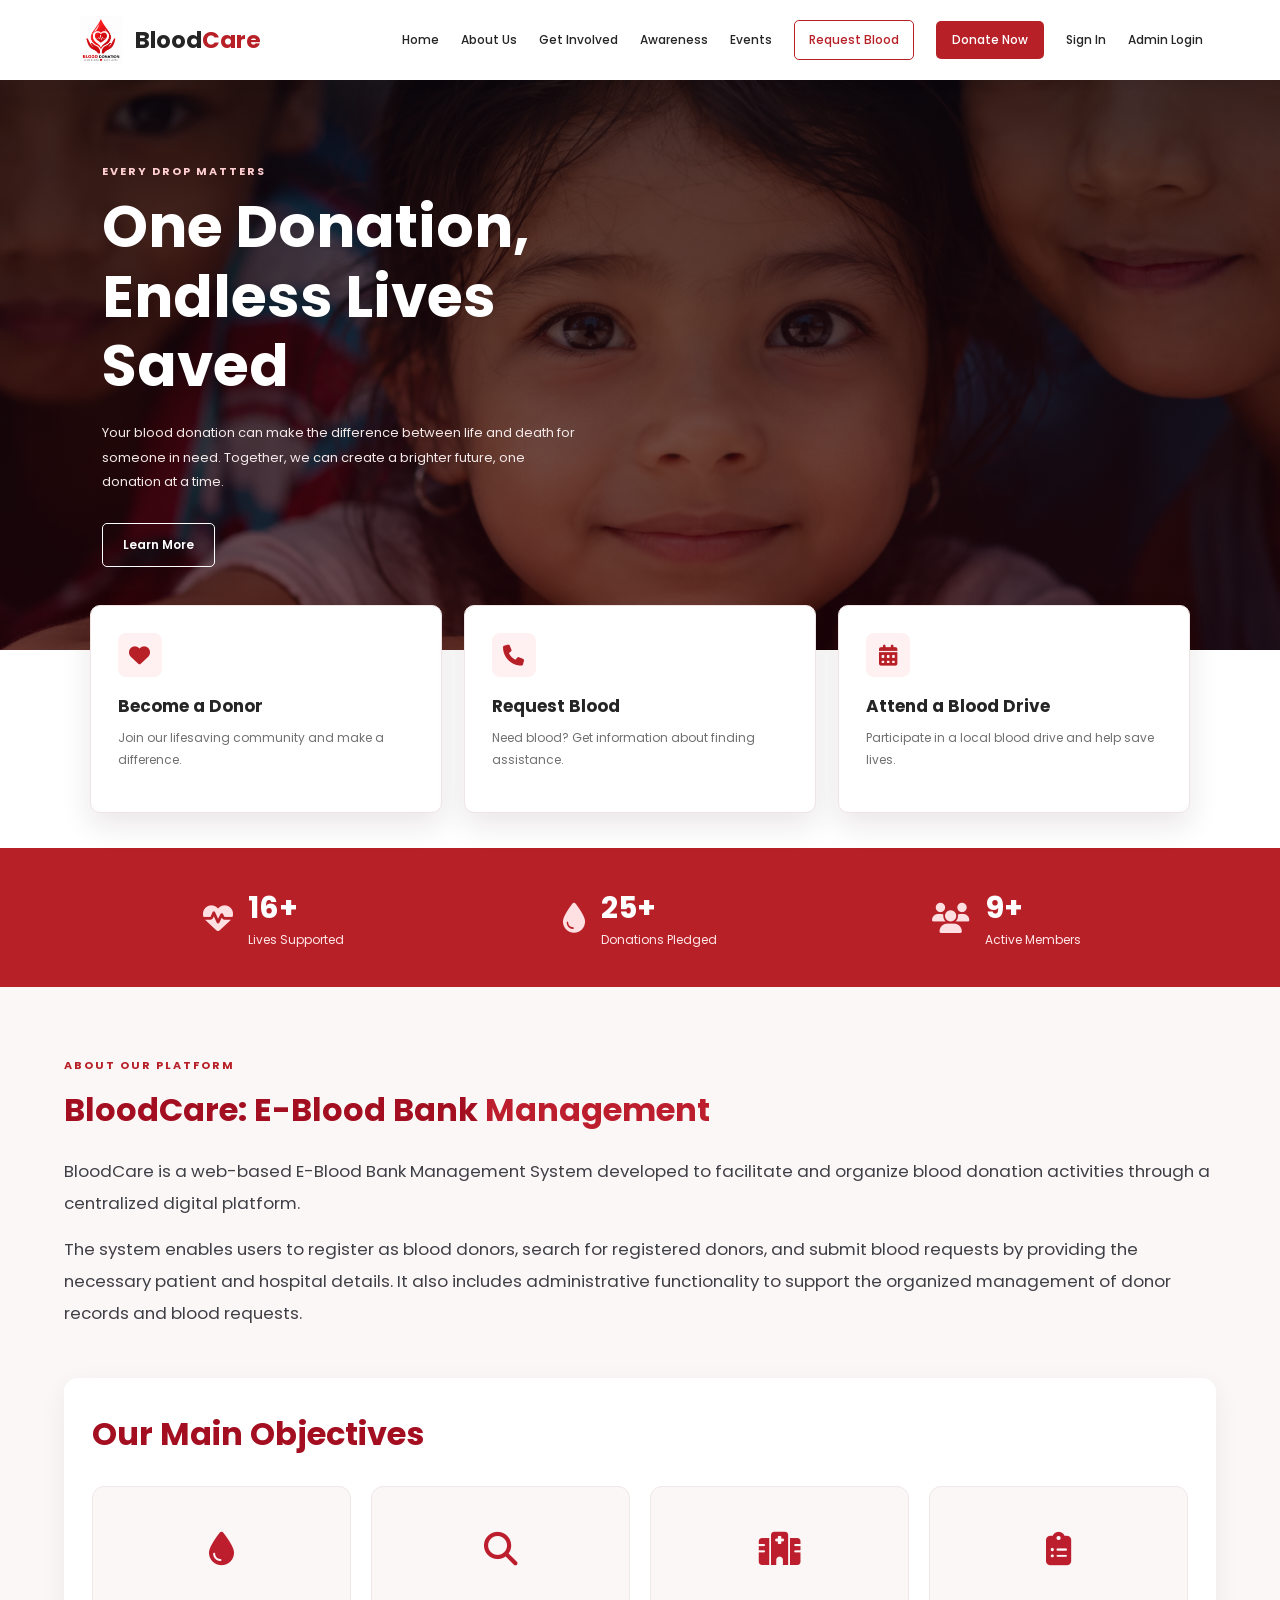
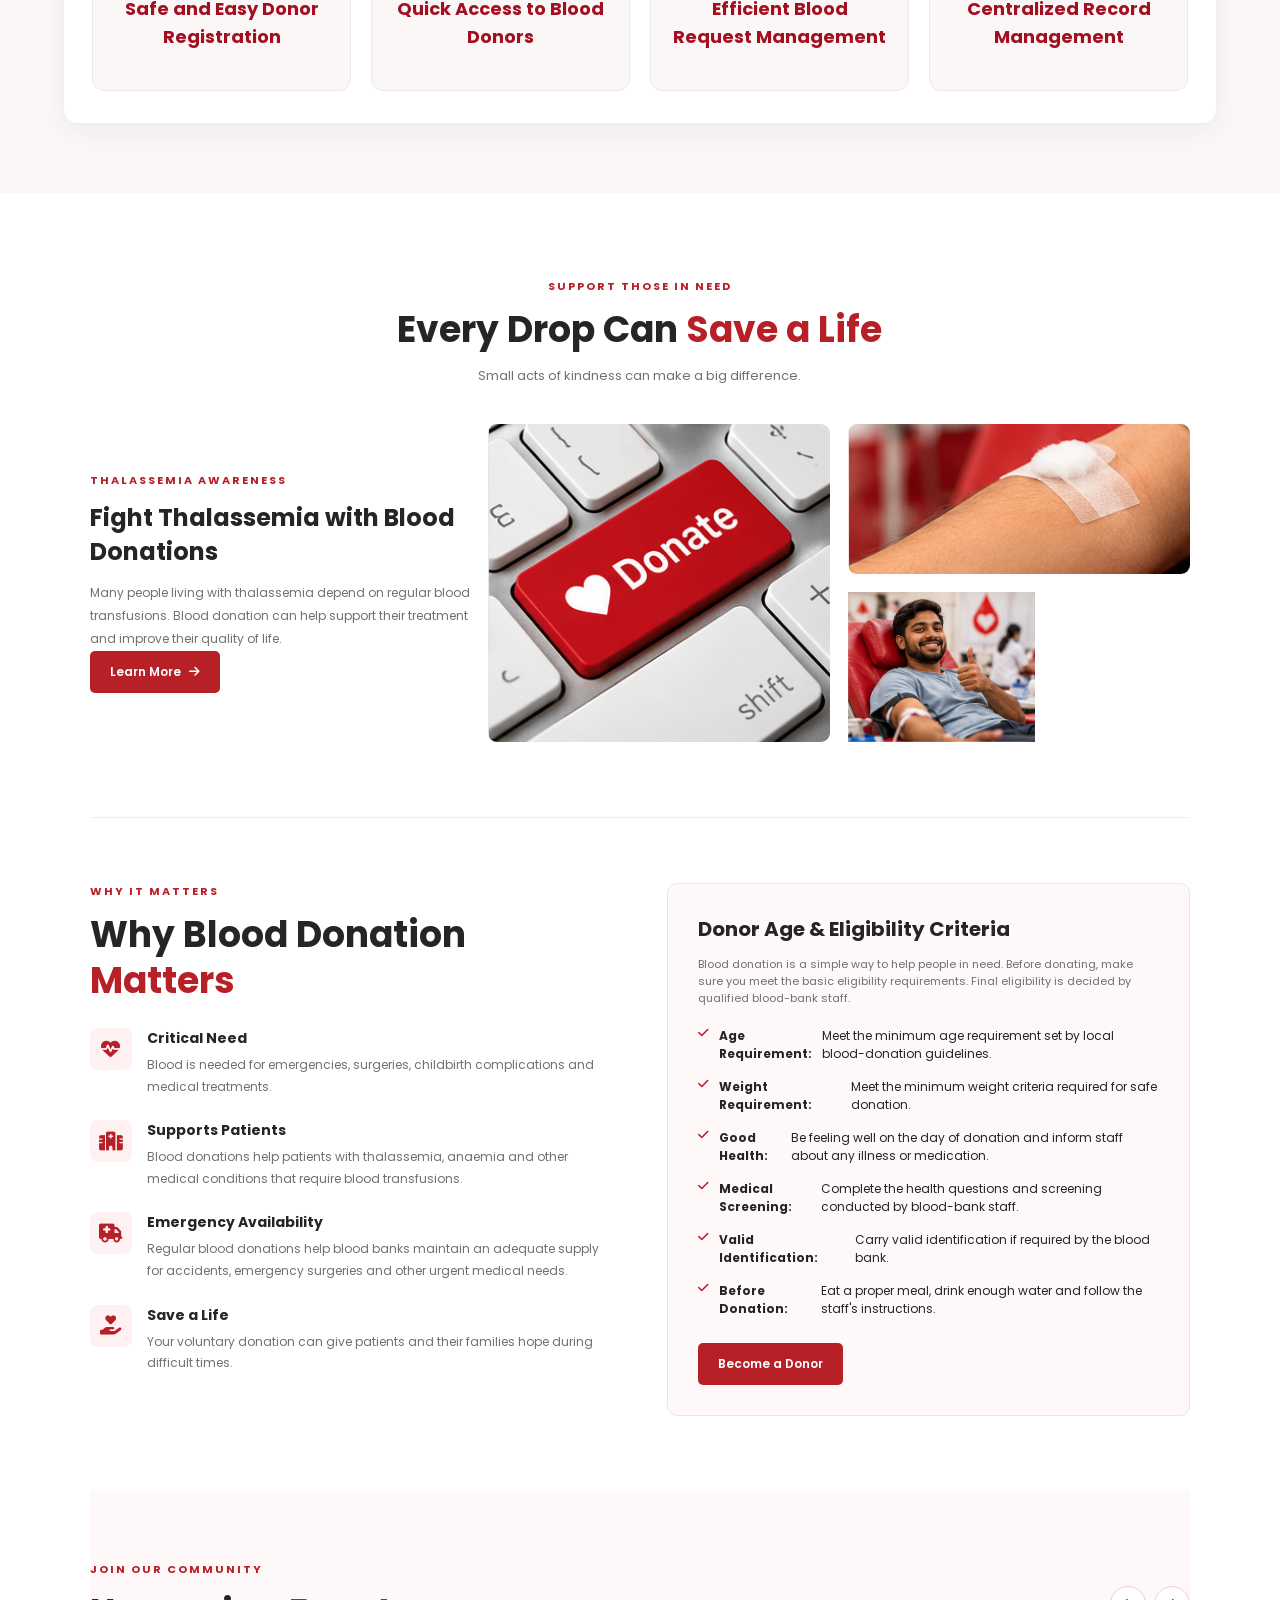
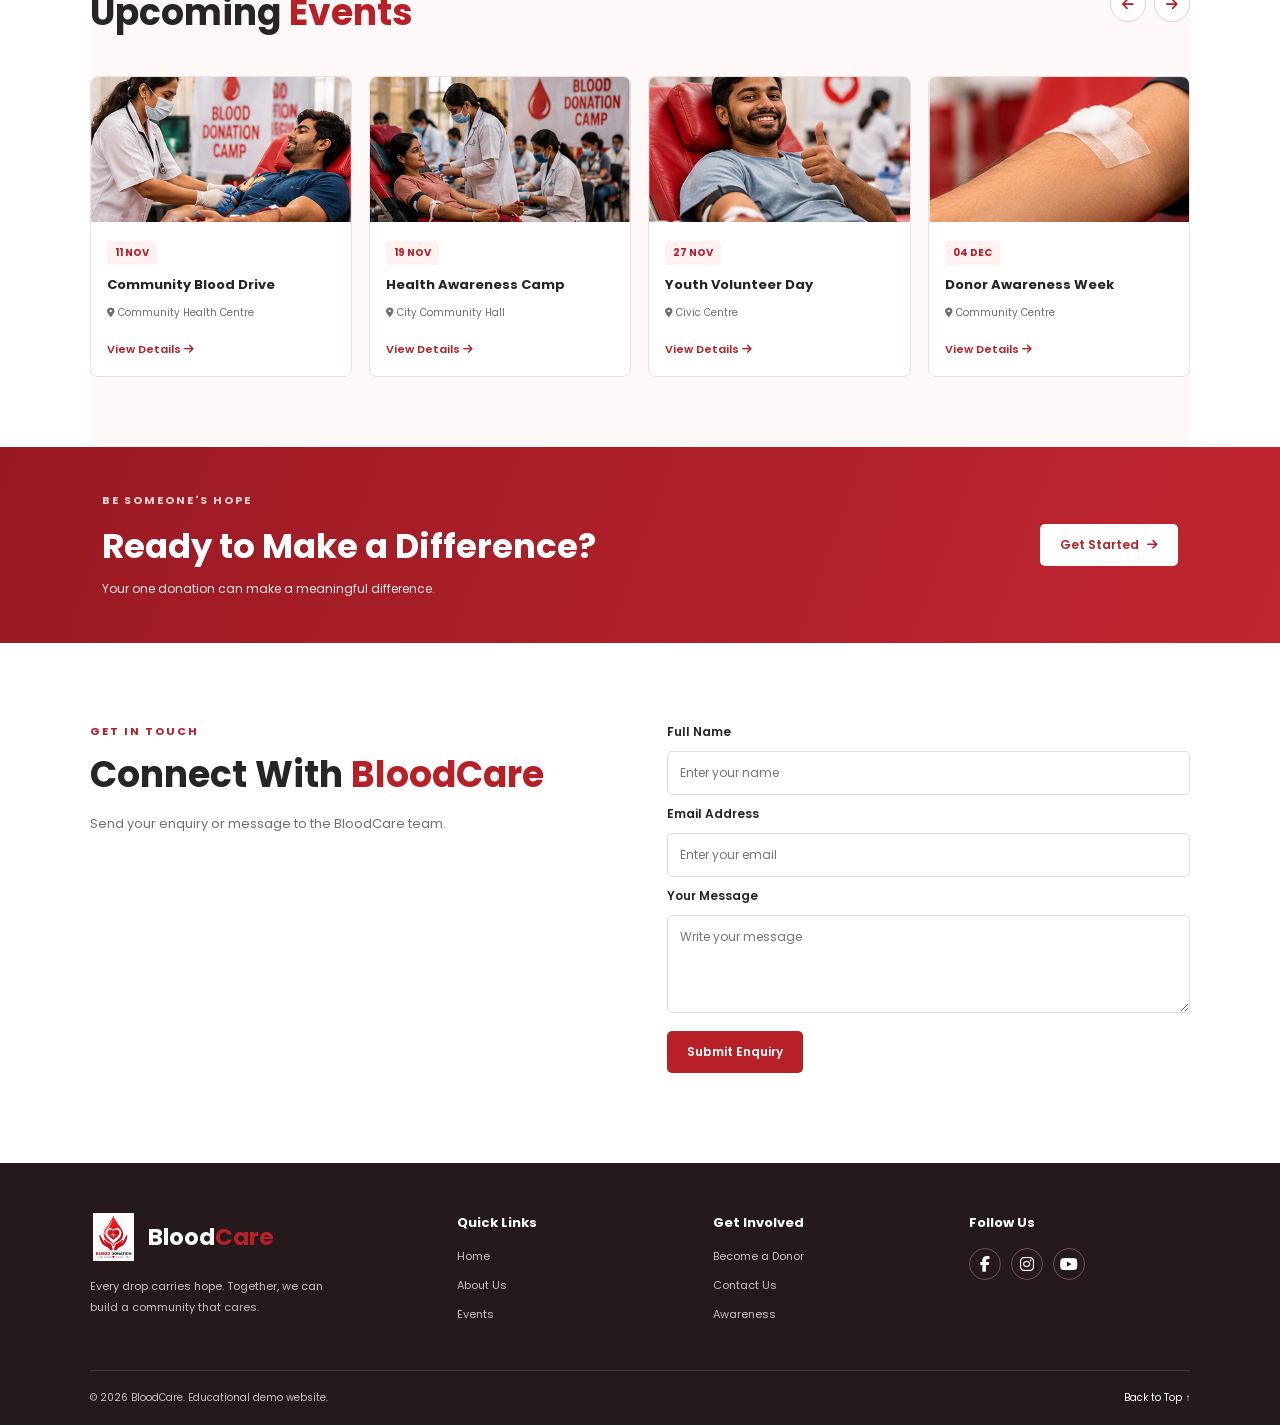
<file: index.html>
<!DOCTYPE html>
<html lang="en">
<head>
    <meta charset="UTF-8">
    <meta name="viewport" content="width=device-width, initial-scale=1.0">
    <title>BloodCare - Save Lives</title>

    <link rel="stylesheet" href="style.css">

    <!-- Google Font -->
    <link rel="preconnect" href="https://fonts.googleapis.com">
    <link rel="preconnect" href="https://fonts.gstatic.com" crossorigin>
    <link href="https://fonts.googleapis.com/css2?family=Poppins:wght@400;500;600;700&display=swap" rel="stylesheet">

    <!-- Icons -->
    <link rel="stylesheet" href="https://cdnjs.cloudflare.com/ajax/libs/font-awesome/6.5.2/css/all.min.css">
</head>
<body>

    <!-- NAVBAR -->
    <nav class="navbar">
        <a href="#home" class="logo">
            <img src="logo.png" alt="BloodCare Logo">
            <span>Blood<span class="red-text">Care</span></span>
        </a>

        <button class="menu-toggle" id="menuToggle" aria-label="Toggle menu">
            <i class="fa-solid fa-bars"></i>
        </button>

        <div class="nav-links" id="navLinks">
            <a href="#home">Home</a>
            <a href="#about-intro">About Us</a>
            <a href="#donate">Get Involved</a>
            <a href="#awareness">Awareness</a>
            <a href="#events">Events</a>
            <a href="/request-blood.html" class="outline-btn">Request Blood</a>
            <a href="register.html" class="nav-btn">Donate Now</a>
            <a href="login.html">Sign In</a>
            <a href="admin-login.html">Admin Login</a>
        </div>
    </nav>

    <!-- HERO SECTION -->
    <section class="hero" id="home">
        <div class="hero-content">
            <p class="small-heading">EVERY DROP MATTERS</p>

            <h1>
                One Donation,<br>
                Endless Lives Saved
            </h1>

            <p class="hero-description">
                Your blood donation can make the difference between
                life and death for someone in need. Together, we can
                create a brighter future, one donation at a time.
            </p>

            <div class="hero-buttons">
                <a href="#about" class="secondary-btn">Learn More</a>
            </div>
        </div>
    </section>

    <!-- ACTION CARDS -->
    <section class="action-section" id="help">

        <div class="action-card">
            <div class="action-icon">
                <i class="fa-solid fa-heart"></i>
            </div>
            <h3>Become a Donor</h3>
            <p>Join our lifesaving community and make a difference.</p>
        </div>

        <div class="action-card">
            <div class="action-icon">
                <i class="fa-solid fa-phone"></i>
            </div>
            <h3>Request Blood</h3>
            <p>Need blood? Get information about finding assistance.</p>
        </div>

        <div class="action-card">
            <div class="action-icon">
                <i class="fa-solid fa-calendar-days"></i>
            </div>
            <h3>Attend a Blood Drive</h3>
            <p>Participate in a local blood drive and help save lives.</p>
        </div>

    </section>

    <!-- STATISTICS -->
    <section class="stats-section">
        <div class="stat-box">
            <i class="fa-solid fa-heart-pulse"></i>
            <div>
                <h2><span class="counter" data-target="16">0</span>+</h2>
                <p>Lives Supported</p>
            </div>
        </div>

        <div class="stat-box">
            <i class="fa-solid fa-droplet"></i>
            <div>
                <h2><span class="counter" data-target="25">0</span>+</h2>
                <p>Donations Pledged</p>
            </div>
        </div>

        <div class="stat-box">
            <i class="fa-solid fa-users"></i>
            <div>
                <h2><span class="counter" data-target="9">0</span>+</h2>
                <p>Active Members</p>
            </div>
        </div>
    </section>

    <!-- BLOODCARE INTRODUCTION -->
    <section class="about-intro-section section" id="about-intro">
        <div class="about-intro-container">
            <p class="small-heading">ABOUT OUR PLATFORM</p>
            <h2>BloodCare: E-Blood Bank <span>Management</span></h2>
            <p>
                BloodCare is a web-based E-Blood Bank Management System developed to
                facilitate and organize blood donation activities through a centralized
                digital platform.
            </p>
            <p>
                The system enables users to register as blood donors, search for registered
                donors, and submit blood requests by providing the necessary patient and
                hospital details. It also includes administrative functionality to support
                the organized management of donor records and blood requests.
            </p>
        </div>

        <div class="objectives-container">
            <h2>Our Main Objectives</h2>
            <div class="objectives-grid">
                <article class="objective-card">
                    <div class="objective-icon"><i class="fa-solid fa-droplet"></i></div>
                    <h3>Safe and Easy Donor Registration</h3>
                </article>
                <article class="objective-card">
                    <div class="objective-icon"><i class="fa-solid fa-magnifying-glass"></i></div>
                    <h3>Quick Access to Blood Donors</h3>
                </article>
                <article class="objective-card">
                    <div class="objective-icon"><i class="fa-solid fa-hospital"></i></div>
                    <h3>Efficient Blood Request Management</h3>
                </article>
                <article class="objective-card">
                    <div class="objective-icon"><i class="fa-solid fa-clipboard-list"></i></div>
                    <h3>Centralized Record Management</h3>
                </article>
            </div>
        </div>
    </section>

    <!-- AWARENESS SECTION -->
    <section class="awareness-section section" id="awareness">

        <div class="section-heading">
            <p class="small-heading">SUPPORT THOSE IN NEED</p>
            <h2>Every Drop Can <span>Save a Life</span></h2>
            <p>Small acts of kindness can make a big difference.</p>
        </div>

        <div class="awareness-grid">
            <div class="awareness-text">
                <p class="small-heading">THALASSEMIA AWARENESS</p>
                <h2>Fight Thalassemia with Blood Donations</h2>
                <p>
                    Many people living with thalassemia depend on regular
                    blood transfusions. Blood donation can help support
                    their treatment and improve their quality of life.
                </p>
                <a href="thalassemia.html" class="primary-btn">Learn More <i class="fa-solid fa-arrow-right"></i></a>
            </div>

            <img src="keyboard-donate.png"
                 alt="Donate button"
                 class="awareness-image">

            <img src="donor-smiling.png"
                 alt="Smiling blood donor"
                 class="awareness-image">
            
            <img src="arm-bandaid.png"
                 alt="After donation care"
                 class="awareness-image">     
        </div>
    </section>

    <!-- WHY BLOOD DONATION MATTERS -->
    <section class="why-section section" id="about">

        <div class="why-content">
            <p class="small-heading">WHY IT MATTERS</p>
            <h2>Why Blood Donation <span>Matters</span></h2>

            <div class="reason">
                <div class="reason-icon">
                    <i class="fa-solid fa-heart-pulse"></i>
                </div>
                <div>
                    <h3>Critical Need</h3>
                    <p>
                        Blood is needed for emergencies, surgeries,
                        childbirth complications and medical treatments.
                    </p>
                </div>
            </div>
            <div class="reason">
                <div class="reason-icon">
                    <i class="fa-solid fa-hospital"></i>
                </div>
                <div>
                    <h3>Supports Patients</h3>
                    <p>
                        Blood donations help patients with thalassemia,
                        anaemia and other medical conditions that require
                        blood transfusions.
                    </p>
                </div>
            </div>
            <div class="reason">
                <div class="reason-icon">
                    <i class="fa-solid fa-truck-medical"></i>
                </div>
                <div>
                    <h3>Emergency Availability</h3>
                    <p>
                        Regular blood donations help blood banks maintain
                        an adequate supply for accidents, emergency
                        surgeries and other urgent medical needs.
                    </p>
                </div>
            </div>
            <div class="reason">
                <div class="reason-icon">
                    <i class="fa-solid fa-hand-holding-heart"></i>
                </div>
                <div>
                    <h3>Save a Life</h3>
                    <p>
                        Your voluntary donation can give patients
                        and their families hope during difficult times.
                    </p>
                </div>
            </div>
        </div>
<div class="eligibility-box">
    <h2>Donor Age & Eligibility Criteria</h2>

    <p>
        Blood donation is a simple way to help people in need.
        Before donating, make sure you meet the basic eligibility
        requirements. Final eligibility is decided by qualified
        blood-bank staff.
    </p>

    <ul>
        <li>
            <i class="fa-solid fa-check"></i>
            <strong>Age Requirement:</strong>
            Meet the minimum age requirement set by local blood-donation guidelines.
        </li>

        <li>
            <i class="fa-solid fa-check"></i>
            <strong>Weight Requirement:</strong>
            Meet the minimum weight criteria required for safe donation.
        </li>

        <li>
            <i class="fa-solid fa-check"></i>
            <strong>Good Health:</strong>
            Be feeling well on the day of donation and inform staff about any illness or medication.
        </li>

        <li>
            <i class="fa-solid fa-check"></i>
            <strong>Medical Screening:</strong>
            Complete the health questions and screening conducted by blood-bank staff.
        </li>

        <li>
            <i class="fa-solid fa-check"></i>
            <strong>Valid Identification:</strong>
            Carry valid identification if required by the blood bank.
        </li>

        <li>
            <i class="fa-solid fa-check"></i>
            <strong>Before Donation:</strong>
            Eat a proper meal, drink enough water and follow the staff's instructions.
        </li>
    </ul>

    <a href="register.html" class="primary-btn">Become a Donor</a>
</div>

    </section>

    <!-- UPCOMING EVENTS -->
    <section class="events-section section" id="events">

        <div class="events-heading">
            <div>
                <p class="small-heading">JOIN OUR COMMUNITY</p>
                <h2>Upcoming <span>Events</span></h2>
            </div>

            <div class="event-buttons">
                <button id="prevEvent" aria-label="Previous event">
                    <i class="fa-solid fa-arrow-left"></i>
                </button>
                <button id="nextEvent" aria-label="Next event">
                    <i class="fa-solid fa-arrow-right"></i>
                </button>
            </div>
        </div>

        <div class="event-grid" id="eventGrid">

            <div class="event-card">
                <img src="camp-1.png" alt="Blood donation camp">
                <div class="event-info">
                    <span class="event-date">11 NOV</span>
                    <h3>Community Blood Drive</h3>
                    <p><i class="fa-solid fa-location-dot"></i> Community Health Centre</p>
                    <a href="#request">View Details <i class="fa-solid fa-arrow-right"></i></a>
                </div>
            </div>

            <div class="event-card">
                <img src="camp-2.png" alt="Medical donation camp">
                <div class="event-info">
                    <span class="event-date">19 NOV</span>
                    <h3>Health Awareness Camp</h3>
                    <p><i class="fa-solid fa-location-dot"></i> City Community Hall</p>
                    <a href="#request">View Details <i class="fa-solid fa-arrow-right"></i></a>
                </div>
            </div>

            <div class="event-card">
                <img src="donor-smiling.png" alt="Blood donor">
                <div class="event-info">
                    <span class="event-date">27 NOV</span>
                    <h3>Youth Volunteer Day</h3>
                    <p><i class="fa-solid fa-location-dot"></i> Civic Centre</p>
                    <a href="#request">View Details <i class="fa-solid fa-arrow-right"></i></a>
                </div>
            </div>

            <div class="event-card">
                <img src="arm-bandaid.png" alt="After donation care">
                <div class="event-info">
                    <span class="event-date">04 DEC</span>
                    <h3>Donor Awareness Week</h3>
                    <p><i class="fa-solid fa-location-dot"></i> Community Centre</p>
                    <a href="#request">View Details <i class="fa-solid fa-arrow-right"></i></a>
                </div>
            </div>

        </div>
    </section>

    <!-- DONATE CALL TO ACTION -->
    <section class="donate-section" id="donate">
        <div>
            <p class="small-heading">BE SOMEONE'S HOPE</p>
            <h2>Ready to Make a Difference?</h2>
            <p>Your one donation can make a meaningful difference.</p>
        </div>
        <a href="register.html" class="white-btn">Get Started <i class="fa-solid fa-arrow-right"></i></a>
    </section>

   
<!-- CONTACT / ENQUIRY FORM -->
<section class="contact-section section" id="request">
    <div class="contact-text">
        <p class="small-heading">GET IN TOUCH</p>
        <h2>Connect With <span>BloodCare</span></h2>
        <p>Send your enquiry or message to the BloodCare team.</p>
    </div>

    <form id="contactForm" class="contact-form"
          action="/submit-enquiry" method="POST">

        <label for="name">Full Name</label>
        <input type="text" id="name" name="name"
               placeholder="Enter your name" required maxlength="100">

        <label for="email">Email Address</label>
        <input type="email" id="email" name="email"
               placeholder="Enter your email" required maxlength="254">

        <label for="message">Your Message</label>
        <textarea id="message" name="message" rows="4"
                  placeholder="Write your message"
                  required maxlength="2000"></textarea>

        <button type="submit" class="primary-btn">
            Submit Enquiry
        </button>

        <p id="formMessage"></p>
    </form>
</section>


    <!-- FOOTER -->
    <footer class="footer">
        <div class="footer-grid">

            <div class="footer-about">
                <a href="#home" class="logo footer-logo">
                    <img src="logo.png" alt="BloodCare Logo">
                    <span>Blood<span class="red-text">Care</span></span>
                </a>
                <p>Every drop carries hope. Together, we can build a community that cares.</p>
            </div>

            <div>
                <h3>Quick Links</h3>
                <a href="#home">Home</a>
                <a href="#about-intro">About Us</a>
                <a href="#events">Events</a>
            </div>

            <div>
                <h3>Get Involved</h3>
                <a href="#donate">Become a Donor</a>
                <a href="#request">Contact Us</a>
                <a href="#awareness">Awareness</a>
            </div>

            <div>
                <h3>Follow Us</h3>
                <div class="social-links">
                    <a href="#" aria-label="Facebook"><i class="fa-brands fa-facebook-f"></i></a>
                    <a href="#" aria-label="Instagram"><i class="fa-brands fa-instagram"></i></a>
                    <a href="#" aria-label="YouTube"><i class="fa-brands fa-youtube"></i></a>
                </div>
            </div>

        </div>

        <div class="footer-bottom">
            <p>© <span id="year"></span> BloodCare. Educational demo website.</p>
            <a href="#home">Back to Top ↑</a>
        </div>
    </footer>

    <script src="script.js"></script>
</body>
</html>
</file>
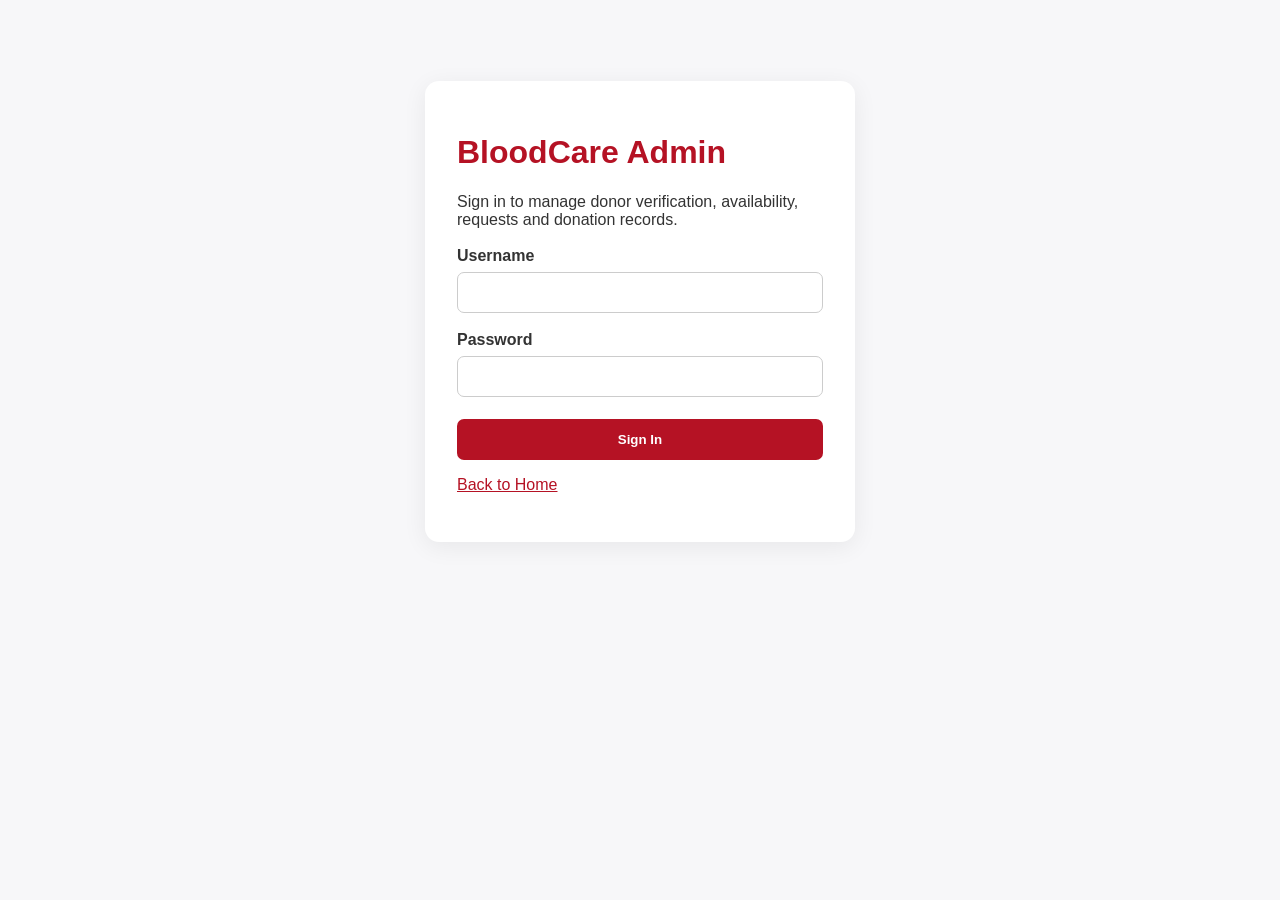
<file: admin-login.html>
<!doctype html><html lang="en"><head><meta charset="utf-8"><meta name="viewport" content="width=device-width,initial-scale=1"><title>Admin Login | BloodCare</title><style>*{box-sizing:border-box}body{margin:0;font-family:Arial;background:#f7f7f9;color:#333}.card{max-width:430px;margin:9vh auto;background:#fff;padding:32px;border-radius:14px;box-shadow:0 5px 25px #0001}h1{color:#b51224}label{display:block;margin:18px 0 7px;font-weight:bold}input{width:100%;padding:12px;border:1px solid #ccc;border-radius:7px}button{margin-top:22px;width:100%;padding:13px;border:0;border-radius:7px;background:#b51224;color:white;font-weight:bold;cursor:pointer}a{color:#b51224}</style></head><body><main class="card"><h1>BloodCare Admin</h1><p>Sign in to manage donor verification, availability, requests and donation records.</p><form method="post" action="/admin-login"><label for="username">Username</label><input id="username" name="username" required autocomplete="username"><label for="password">Password</label><input id="password" name="password" type="password" required autocomplete="current-password"><button type="submit">Sign In</button></form><p><a href="/index.html">Back to Home</a></p></main></body></html>
</file>
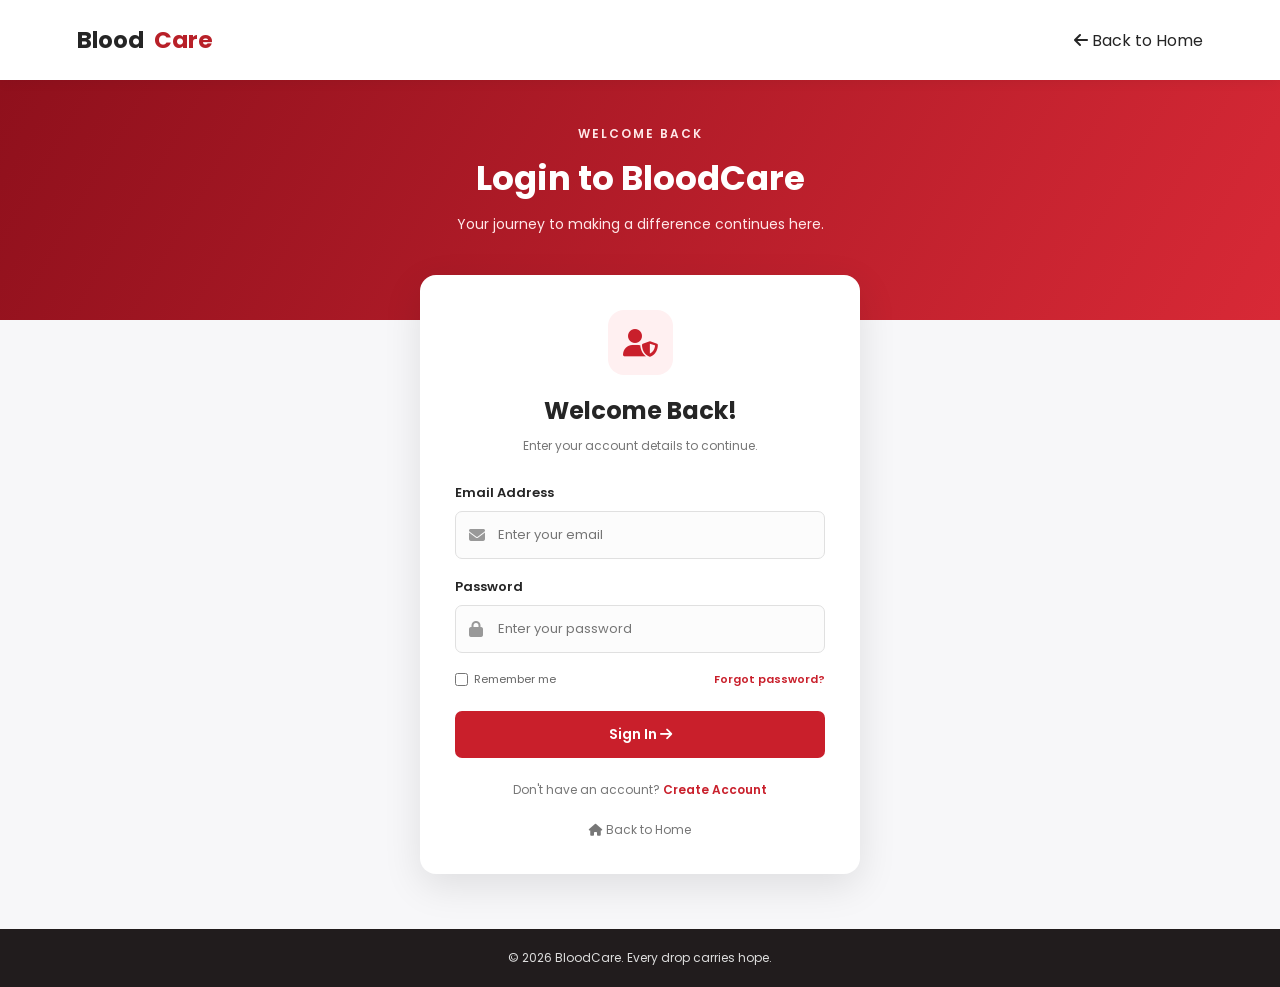
<file: login.html>
<!DOCTYPE html>
<html lang="en">
<head>
    <meta charset="UTF-8">
    <meta name="viewport" content="width=device-width, initial-scale=1.0">
    <title>Login | BloodCare</title>

    <link rel="stylesheet" href="style.css">
    <link href="https://fonts.googleapis.com/css2?family=Poppins:wght@400;500;600;700&display=swap" rel="stylesheet">
    <link rel="stylesheet" href="https://cdnjs.cloudflare.com/ajax/libs/font-awesome/6.5.2/css/all.min.css">

    <style>
        * {
            box-sizing: border-box;
        }

        body {
            margin: 0;
            font-family: 'Poppins', sans-serif;
            background: #f7f7f9;
            color: #252525;
        }

        .login-hero {
            background: linear-gradient(120deg, #8f101c, #d82936);
            padding: 45px 20px 85px;
            text-align: center;
            color: white;
        }

        .login-hero .eyebrow {
            font-size: 12px;
            letter-spacing: 2px;
            font-weight: 600;
        }

        .login-hero h1 {
            font-size: 34px;
            margin: 10px 0;
        }

        .login-hero p {
            font-size: 14px;
            color: #ffe8e9;
        }

        .login-card {
            width: min(440px, 92%);
            margin: -45px auto 55px;
            padding: 35px;
            background: white;
            border-radius: 16px;
            box-shadow: 0 12px 38px rgba(0,0,0,0.10);
        }

        .login-icon {
            width: 65px;
            height: 65px;
            display: flex;
            align-items: center;
            justify-content: center;
            margin: 0 auto 18px;
            border-radius: 16px;
            background: #fff0f1;
            color: #c91f2b;
            font-size: 28px;
        }

        .login-heading {
            text-align: center;
            margin-bottom: 27px;
        }

        .login-heading h2 {
            font-size: 24px;
            margin: 0 0 8px;
        }

        .login-heading p {
            color: #777;
            font-size: 12px;
            line-height: 1.7;
        }

        .form-group {
            margin-bottom: 18px;
        }

        .form-group label {
            display: block;
            font-size: 13px;
            font-weight: 600;
            margin-bottom: 8px;
        }

        .input-box {
            position: relative;
        }

        .input-box i {
            position: absolute;
            left: 14px;
            top: 50%;
            transform: translateY(-50%);
            color: #999;
        }

        .input-box input {
            width: 100%;
            padding: 13px 42px;
            border: 1px solid #e0e0e0;
            border-radius: 7px;
            outline: none;
            background: #fcfcfc;
            font-family: inherit;
            font-size: 13px;
        }

        .input-box input:focus {
            border-color: #c91f2b;
            background: white;
        }

        .form-options {
            display: flex;
            justify-content: space-between;
            align-items: center;
            gap: 10px;
            margin: 5px 0 23px;
            font-size: 11px;
        }

        .remember {
            display: flex;
            align-items: center;
            gap: 6px;
            color: #666;
        }

        .remember input {
            accent-color: #c91f2b;
        }

        .form-options a,
        .register-note a {
            color: #c91f2b;
            text-decoration: none;
            font-weight: 600;
        }

        .login-btn {
            width: 100%;
            padding: 13px;
            border: none;
            border-radius: 7px;
            color: white;
            background: #c91f2b;
            font-family: inherit;
            font-size: 14px;
            font-weight: 600;
            cursor: pointer;
        }

        .login-btn:hover {
            background: #a91520;
        }

        #loginMessage {
            font-size: 12px;
            text-align: center;
            margin-top: 13px;
        }

        .register-note {
            text-align: center;
            color: #777;
            font-size: 12px;
            margin-top: 23px;
        }

        .back-home {
            display: block;
            text-align: center;
            color: #777;
            font-size: 12px;
            text-decoration: none;
            margin-top: 22px;
        }

        .page-footer {
            background: #211c1d;
            color: #ddd;
            text-align: center;
            padding: 20px;
            font-size: 12px;
        }

        .page-footer a {
            color: white;
            text-decoration: none;
        }

        @media (max-width: 480px) {
            .login-card {
                padding: 27px 20px;
            }

            .login-hero h1 {
                font-size: 27px;
            }
        }
    </style>
</head>

<body>

    <header class="navbar">
        <a href="index.html" class="logo">
            Blood<span class="red-text">Care</span>
        </a>

        <a href="index.html" class="nav-btn">
            <i class="fa-solid fa-arrow-left"></i> Back to Home
        </a>
    </header>

    <section class="login-hero">
        <p class="eyebrow">WELCOME BACK</p>
        <h1>Login to BloodCare</h1>
        <p>Your journey to making a difference continues here.</p>
    </section>

    <main class="login-card">

        <div class="login-icon">
            <i class="fa-solid fa-user-shield"></i>
        </div>

        <div class="login-heading">
            <h2>Welcome Back!</h2>
            <p>Enter your account details to continue.</p>
        </div>

        <form id="loginForm" action="/login" method="POST">

            <div class="form-group">
                <label for="email">Email Address</label>
                <div class="input-box">
                    <i class="fa-solid fa-envelope"></i>
                    <input type="email" id="email" name="email"
       placeholder="Enter your email" required>
                </div>
            </div>

            <div class="form-group">
                <label for="password">Password</label>
                <div class="input-box">
                    <i class="fa-solid fa-lock"></i>
                    <input type="password" id="password" name="password"
       placeholder="Enter your password" required>
                </div>
            </div>

            <div class="form-options">
                <label class="remember">
                    <input type="checkbox" id="remember">
                    Remember me
                </label>

                <a href="#" id="forgotLink">Forgot password?</a>
            </div>

            <button type="submit" class="login-btn">
                Sign In <i class="fa-solid fa-arrow-right"></i>
            </button>

            <p id="loginMessage" role="status"></p>

        </form>

        <p class="register-note">
            Don't have an account?
            <a href="register.html">Create Account</a>
        </p>

        <a href="index.html" class="back-home">
            <i class="fa-solid fa-house"></i> Back to Home
        </a>

    </main>

    <footer class="page-footer">
        © 2026 BloodCare. Every drop carries hope.
    </footer>

    
<script>
    document.getElementById("forgotLink").addEventListener("click", function(event) {
        event.preventDefault();

        document.getElementById("loginMessage").style.color = "#c91f2b";
        document.getElementById("loginMessage").textContent =
            "Password recovery is not available yet.";
    });
</script>

</body>
</html>
</file>
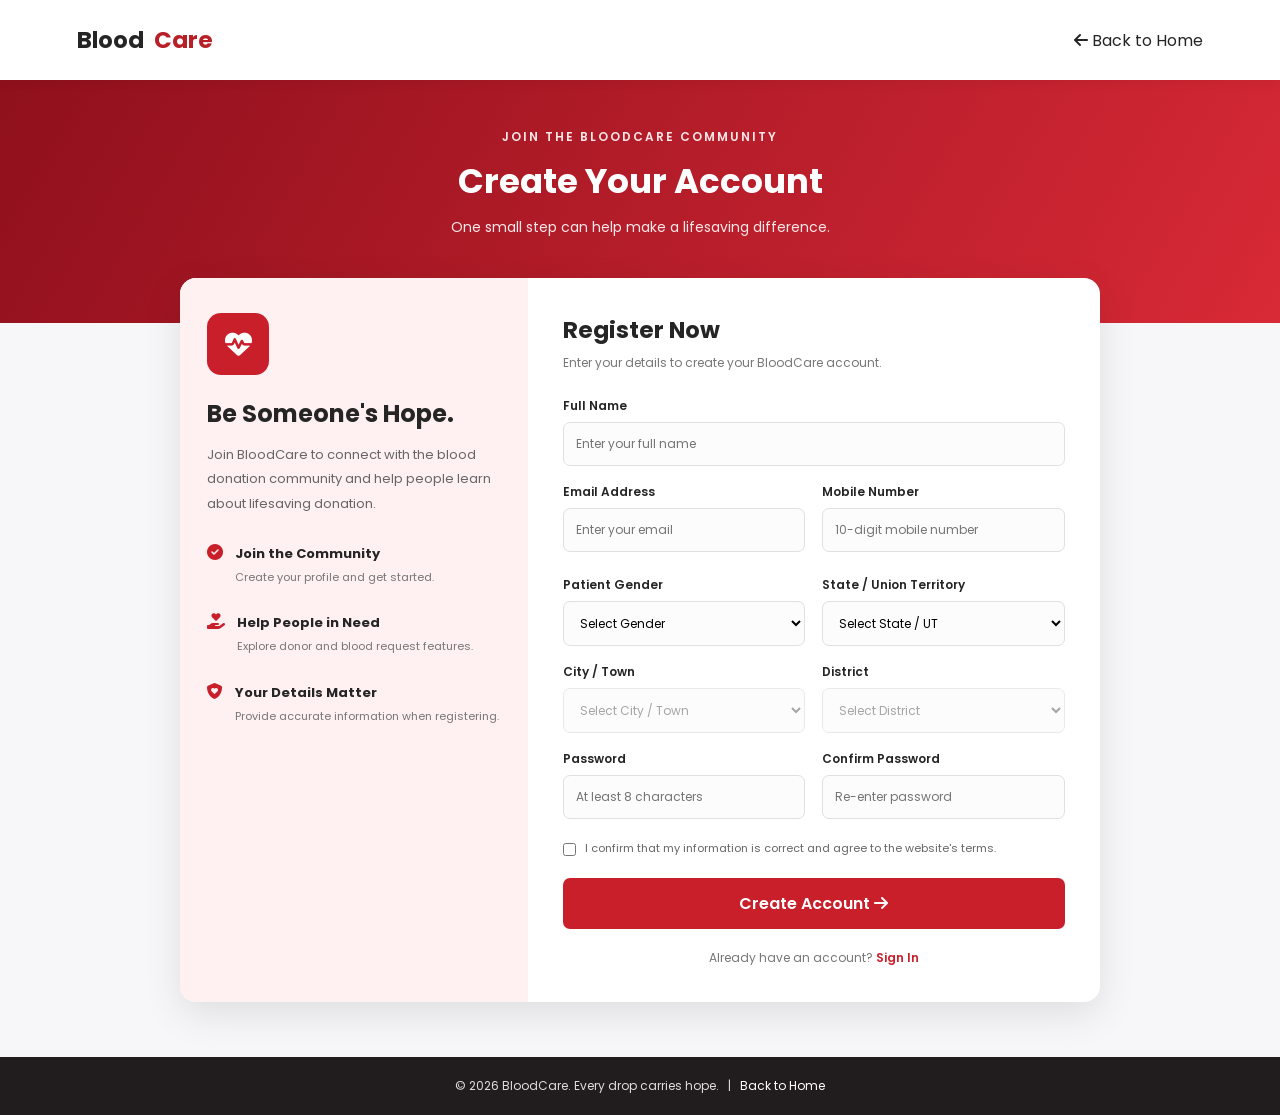
<file: register.html>
<!DOCTYPE html>
<html lang="en">
<head>
    <meta charset="UTF-8">
    <meta name="viewport" content="width=device-width, initial-scale=1.0">
    <title>Register | BloodCare</title>

    <link rel="stylesheet" href="style.css">
    <link href="https://fonts.googleapis.com/css2?family=Poppins:wght@400;500;600;700&display=swap" rel="stylesheet">
    <link rel="stylesheet" href="https://cdnjs.cloudflare.com/ajax/libs/font-awesome/6.5.2/css/all.min.css">

    <style>
        * {
            box-sizing: border-box;
        }

        body {
            margin: 0;
            font-family: 'Poppins', sans-serif;
            background: #f7f7f9;
            color: #252525;
        }

        .register-hero {
            background: linear-gradient(120deg, #8f101c, #d82936);
            padding: 48px 20px 85px;
            text-align: center;
            color: white;
        }

        .register-hero .eyebrow {
            font-size: 12px;
            letter-spacing: 2px;
            font-weight: 600;
        }

        .register-hero h1 {
            font-size: 34px;
            margin: 10px 0;
        }

        .register-hero p {
            font-size: 14px;
            margin: 0;
            color: #ffe8e9;
        }

        .register-wrapper {
            width: min(920px, 92%);
            margin: -45px auto 55px;
            display: grid;
            grid-template-columns: 0.85fr 1.4fr;
            background: white;
            border-radius: 16px;
            overflow: hidden;
            box-shadow: 0 12px 38px rgba(0, 0, 0, 0.10);
        }

        .register-info {
            background: #fff0f1;
            padding: 35px 27px;
        }

        .register-icon {
            width: 62px;
            height: 62px;
            background: #c91f2b;
            color: white;
            border-radius: 14px;
            display: flex;
            justify-content: center;
            align-items: center;
            font-size: 27px;
            margin-bottom: 22px;
        }

        .register-info h2 {
            font-size: 24px;
            line-height: 1.4;
            margin-bottom: 12px;
        }

        .register-info p {
            color: #666;
            font-size: 13px;
            line-height: 1.9;
        }

        .benefit {
            display: flex;
            gap: 12px;
            align-items: flex-start;
            margin-top: 23px;
        }

        .benefit i {
            color: #c91f2b;
            margin-top: 4px;
        }

        .benefit strong {
            font-size: 13px;
        }

        .benefit small {
            display: block;
            color: #777;
            font-size: 11px;
            margin-top: 4px;
            line-height: 1.6;
        }

        .register-form-area {
            padding: 35px;
        }

        .form-heading h2 {
            font-size: 23px;
            margin: 0 0 7px;
        }

        .form-heading p {
            color: #777;
            font-size: 12px;
            margin-bottom: 25px;
        }

        .form-grid {
            display: grid;
            grid-template-columns: 1fr 1fr;
            gap: 17px;
        }

        .form-group {
            display: flex;
            flex-direction: column;
            gap: 7px;
        }

        .full-width {
            grid-column: 1 / -1;
        }

        .form-group label {
            font-size: 12px;
            font-weight: 600;
        }

        .form-group input,
        .form-group select {
            width: 100%;
            padding: 12px;
            border: 1px solid #e0e0e0;
            border-radius: 7px;
            font: inherit;
            font-size: 12px;
            background: #fcfcfc;
            outline: none;
        }

        .form-group input:focus,
        .form-group select:focus {
            border-color: #c91f2b;
            background: white;
        }

        .terms {
            display: flex;
            gap: 9px;
            align-items: flex-start;
            font-size: 11px;
            color: #666;
            margin: 20px 0;
            line-height: 1.7;
        }

        .terms input {
            margin-top: 4px;
            accent-color: #c91f2b;
        }

        .register-btn {
            width: 100%;
            border: none;
            border-radius: 7px;
            padding: 13px;
            color: white;
            background: #c91f2b;
            font: inherit;
            font-weight: 600;
            cursor: pointer;
            transition: 0.2s;
        }

        .register-btn:hover {
            background: #a91520;
            transform: translateY(-1px);
        }

        .login-note {
            text-align: center;
            color: #777;
            font-size: 12px;
            margin-top: 20px;
        }

        .login-note a {
            color: #c91f2b;
            font-weight: 600;
            text-decoration: none;
        }

        #formMessage {
            font-size: 12px;
            margin-top: 12px;
            text-align: center;
        }

        .field-error {
            color: #c91f2b;
            font-size: 11px;
            line-height: 1.4;
            min-height: 0;
        }

        .input-invalid {
            border-color: #c91f2b !important;
            background: #fff7f7 !important;
        }

        .page-footer {
            background: #211c1d;
            color: #ddd;
            text-align: center;
            padding: 20px;
            font-size: 12px;
        }

        .page-footer a {
            color: white;
            text-decoration: none;
        }

        @media (max-width: 700px) {
            .register-wrapper {
                grid-template-columns: 1fr;
            }

            .register-info {
                padding: 25px;
            }

            .register-form-area {
                padding: 25px 20px;
            }

            .register-hero h1 {
                font-size: 27px;
            }
        }

        @media (max-width: 420px) {
            .form-grid {
                grid-template-columns: 1fr;
            }

            .full-width {
                grid-column: auto;
            }
        }
    </style>
</head>

<body>

    <header class="navbar">
        <a href="index.html" class="logo">
            Blood<span class="red-text">Care</span>
        </a>

        <a href="index.html" class="nav-btn">
            <i class="fa-solid fa-arrow-left"></i> Back to Home
        </a>
    </header>

    <section class="register-hero">
        <p class="eyebrow">JOIN THE BLOODCARE COMMUNITY</p>
        <h1>Create Your Account</h1>
        <p>One small step can help make a lifesaving difference.</p>
    </section>

    <main class="register-wrapper">

        <aside class="register-info">
            <div class="register-icon">
                <i class="fa-solid fa-heart-pulse"></i>
            </div>

            <h2>Be Someone's Hope.</h2>

            <p>
                Join BloodCare to connect with the blood donation
                community and help people learn about lifesaving donation.
            </p>

            <div class="benefit">
                <i class="fa-solid fa-circle-check"></i>
                <div>
                    <strong>Join the Community</strong>
                    <small>Create your profile and get started.</small>
                </div>
            </div>

            <div class="benefit">
                <i class="fa-solid fa-hand-holding-heart"></i>
                <div>
                    <strong>Help People in Need</strong>
                    <small>Explore donor and blood request features.</small>
                </div>
            </div>

            <div class="benefit">
                <i class="fa-solid fa-shield-heart"></i>
                <div>
                    <strong>Your Details Matter</strong>
                    <small>Provide accurate information when registering.</small>
                </div>
            </div>
        </aside>

        <section class="register-form-area">
            <div class="form-heading">
                <h2>Register Now</h2>
                <p>Enter your details to create your BloodCare account.</p>
            </div>

            
<form id="registerForm" action="/register" method="POST" novalidate>
    <div class="form-grid">

        <div class="form-group full-width">
            <label for="fullname">Full Name</label>
            <input type="text" id="fullname" name="fullname"
                   placeholder="Enter your full name" required>
        </div>

        <div class="form-group">
            <label for="email">Email Address</label>
            <input type="email" id="email" name="email"
                   placeholder="Enter your email" maxlength="254" required
                   aria-describedby="emailError">
            <small class="field-error" id="emailError" aria-live="polite"></small>
        </div>

        <div class="form-group">
            <label for="phone">Mobile Number</label>
            <input type="tel" id="phone" name="phone"
                   placeholder="10-digit mobile number"
                   inputmode="numeric" pattern="[6-9][0-9]{9}"
                   minlength="10" maxlength="10" required
                   aria-describedby="phoneError">
            <small class="field-error" id="phoneError" aria-live="polite"></small>
        </div>

        
        <div class="form-group">
            <label for="patient_gender">Patient Gender</label>
            <select id="patient_gender" name="patient_gender" required>
                <option value="">Select Gender</option>
                <option value="Male">Male</option>
                <option value="Female">Female</option>
            </select>
        </div>


        
        <div class="form-group">
            <label for="state">State / Union Territory</label>
            <select id="state" name="state" required>
                <option value="">Select State / UT</option>
            </select>
        </div>

        <div class="form-group">
            <label for="city">City / Town</label>
            <select id="city" name="city" required disabled>
                <option value="">Select City / Town</option>
            </select>
        </div>

        <div class="form-group">
            <label for="district">District</label>
            <select id="district" name="district" required disabled>
                <option value="">Select District</option>
            </select>
        </div>


        <div class="form-group">
            <label for="password">Password</label>
            <input type="password" id="password" name="password"
                   placeholder="At least 8 characters"
                   minlength="8" required>
        </div>

        <div class="form-group">
            <label for="confirmPassword">Confirm Password</label>
            <input type="password" id="confirmPassword"
                   name="confirmPassword"
                   placeholder="Re-enter password" required>
        </div>

    </div>

    <label class="terms">
        <input type="checkbox" id="terms" name="terms"
               value="yes" required>
        <span>I confirm that my information is correct and agree
        to the website's terms.</span>
    </label>

    <button type="submit" class="register-btn">
        Create Account <i class="fa-solid fa-arrow-right"></i>
    </button>

    <p id="formMessage" role="status"></p>

    <p class="login-note">
        Already have an account?
        <a href="login.html">Sign In</a>
    </p>
</form>

        </section>

    </main>

    <footer class="page-footer">
        © 2026 BloodCare. Every drop carries hope.
        &nbsp; | &nbsp;
        <a href="index.html">Back to Home</a>
    </footer>

    
<script>
    const form = document.getElementById("registerForm");
    const emailInput = document.getElementById("email");
    const phoneInput = document.getElementById("phone");
    const emailError = document.getElementById("emailError");
    const phoneError = document.getElementById("phoneError");
    const formMessage = document.getElementById("formMessage");

    function validateEmail() {
        const value = emailInput.value.trim();
        const emailPattern = /^[A-Za-z0-9]+(?:[._%+-][A-Za-z0-9]+)*@(?:[A-Za-z0-9](?:[A-Za-z0-9-]*[A-Za-z0-9])?\.)+[A-Za-z]{2,}$/;
        let message = "";
        if (!value) message = "Please enter your email address.";
        else if (value.length > 254 || !emailPattern.test(value)) message = "Enter a valid email address, e.g. name@gmail.com.";
        emailError.textContent = message;
        emailInput.classList.toggle("input-invalid", Boolean(message));
        return !message;
    }

    function validatePhone() {
        const value = phoneInput.value.trim();
        let message = "";
        if (!value) message = "Please enter your mobile number.";
        else if (!/^[6-9][0-9]{9}$/.test(value)) message = "Enter a valid 10-digit Indian mobile number starting with 6–9.";
        phoneError.textContent = message;
        phoneInput.classList.toggle("input-invalid", Boolean(message));
        return !message;
    }

    // Keep the number field numeric and limit it to 10 digits.
    phoneInput.addEventListener("input", function () {
        this.value = this.value.replace(/\D/g, "").slice(0, 10);
        validatePhone();
    });
    emailInput.addEventListener("input", validateEmail);
    emailInput.addEventListener("blur", validateEmail);
    phoneInput.addEventListener("blur", validatePhone);

    form.addEventListener("submit", function(event) {
        formMessage.textContent = "";
        const emailValid = validateEmail();
        const phoneValid = validatePhone();
        const password = document.getElementById("password").value;
        const confirmPassword = document.getElementById("confirmPassword").value;

        if (!emailValid || !phoneValid) {
            event.preventDefault();
            return;
        }

        // Preserve required-field and other built-in checks despite novalidate.
        const requiredFields = Array.from(form.querySelectorAll("[required]"));
        const invalidRequired = requiredFields.find(field => !field.checkValidity());
        if (invalidRequired) {
            event.preventDefault();
            invalidRequired.reportValidity();
            return;
        }

        if (password !== confirmPassword) {
            event.preventDefault();
            formMessage.style.color = "#c91f2b";
            formMessage.textContent = "Passwords do not match.";
        }
    });
</script>


<script>
const stateSelect = document.getElementById("state");
const districtSelect = document.getElementById("district");
const citySelect = document.getElementById("city");

const locationData = {
    "Maharashtra": {
        "Mumbai City": ["Mumbai"],
        "Mumbai Suburban": ["Andheri", "Borivali", "Bandra"],
        "Thane": ["Thane", "Kalyan", "Dombivli", "Ulhasnagar"],
        "Pune": ["Pune", "Pimpri-Chinchwad", "Baramati"],
        "Nashik": ["Nashik", "Malegaon", "Sinnar"],
        "Nagpur": ["Nagpur", "Kamptee", "Hingna"],
        "Kolhapur": ["Kolhapur", "Ichalkaranji", "Gadhinglaj"]
    },
    "Gujarat": {
        "Ahmedabad": ["Ahmedabad", "Dholka", "Sanand"],
        "Surat": ["Surat", "Bardoli", "Olpad"],
        "Vadodara": ["Vadodara", "Dabhoi", "Padra"],
        "Rajkot": ["Rajkot", "Gondal", "Jetpur"],
        "Bhavnagar": ["Bhavnagar", "Palitana", "Mahuva"],
        "Kutch": ["Bhuj", "Gandhidham", "Anjar"]
    },
    "Karnataka": {
        "Bengaluru Urban": ["Bengaluru", "Yelahanka", "Anekal"],
        "Mysuru": ["Mysuru", "Nanjangud", "Hunsur"],
        "Belagavi": ["Belagavi", "Gokak", "Khanapur"],
        "Dharwad": ["Hubballi", "Dharwad", "Kalghatgi"],
        "Dakshina Kannada": ["Mangaluru", "Puttur", "Bantwal"],
        "Shivamogga": ["Shivamogga", "Sagara", "Bhadravati"]
    },
    "Delhi": {
        "New Delhi": ["New Delhi", "Connaught Place"],
        "South Delhi": ["Saket", "Mehrauli", "Hauz Khas"],
        "North Delhi": ["Civil Lines", "Model Town"],
        "East Delhi": ["Preet Vihar", "Mayur Vihar"],
        "West Delhi": ["Rajouri Garden", "Punjabi Bagh"],
        "South West Delhi": ["Dwarka", "Najafgarh"]
    },
    "Rajasthan": {
        "Jaipur": ["Jaipur", "Chomu", "Sanganer"],
        "Jodhpur": ["Jodhpur", "Bilara", "Phalodi"],
        "Udaipur": ["Udaipur", "Gogunda", "Mavli"],
        "Kota": ["Kota", "Ramganj Mandi", "Sangod"],
        "Ajmer": ["Ajmer", "Kishangarh", "Beawar"],
        "Alwar": ["Alwar", "Bhiwadi", "Behror"]
    }
};

function fillOptions(select, items, placeholder) {
    select.innerHTML = "";
    select.add(new Option(placeholder, ""));
    items.forEach(item => select.add(new Option(item, item)));
}

fillOptions(stateSelect, Object.keys(locationData), "Select State / UT");

stateSelect.addEventListener("change", function () {
    const districts = Object.keys(locationData[this.value] || {});
    fillOptions(districtSelect, districts, "Select District");
    districtSelect.disabled = districts.length === 0;

    fillOptions(citySelect, [], "Select City / Town");
    citySelect.disabled = true;
});

districtSelect.addEventListener("change", function () {
    const cities = locationData[stateSelect.value]?.[this.value] || [];
    fillOptions(citySelect, cities, "Select City / Town");
    citySelect.disabled = cities.length === 0;
});
</script>

</body>
</html>
</file>
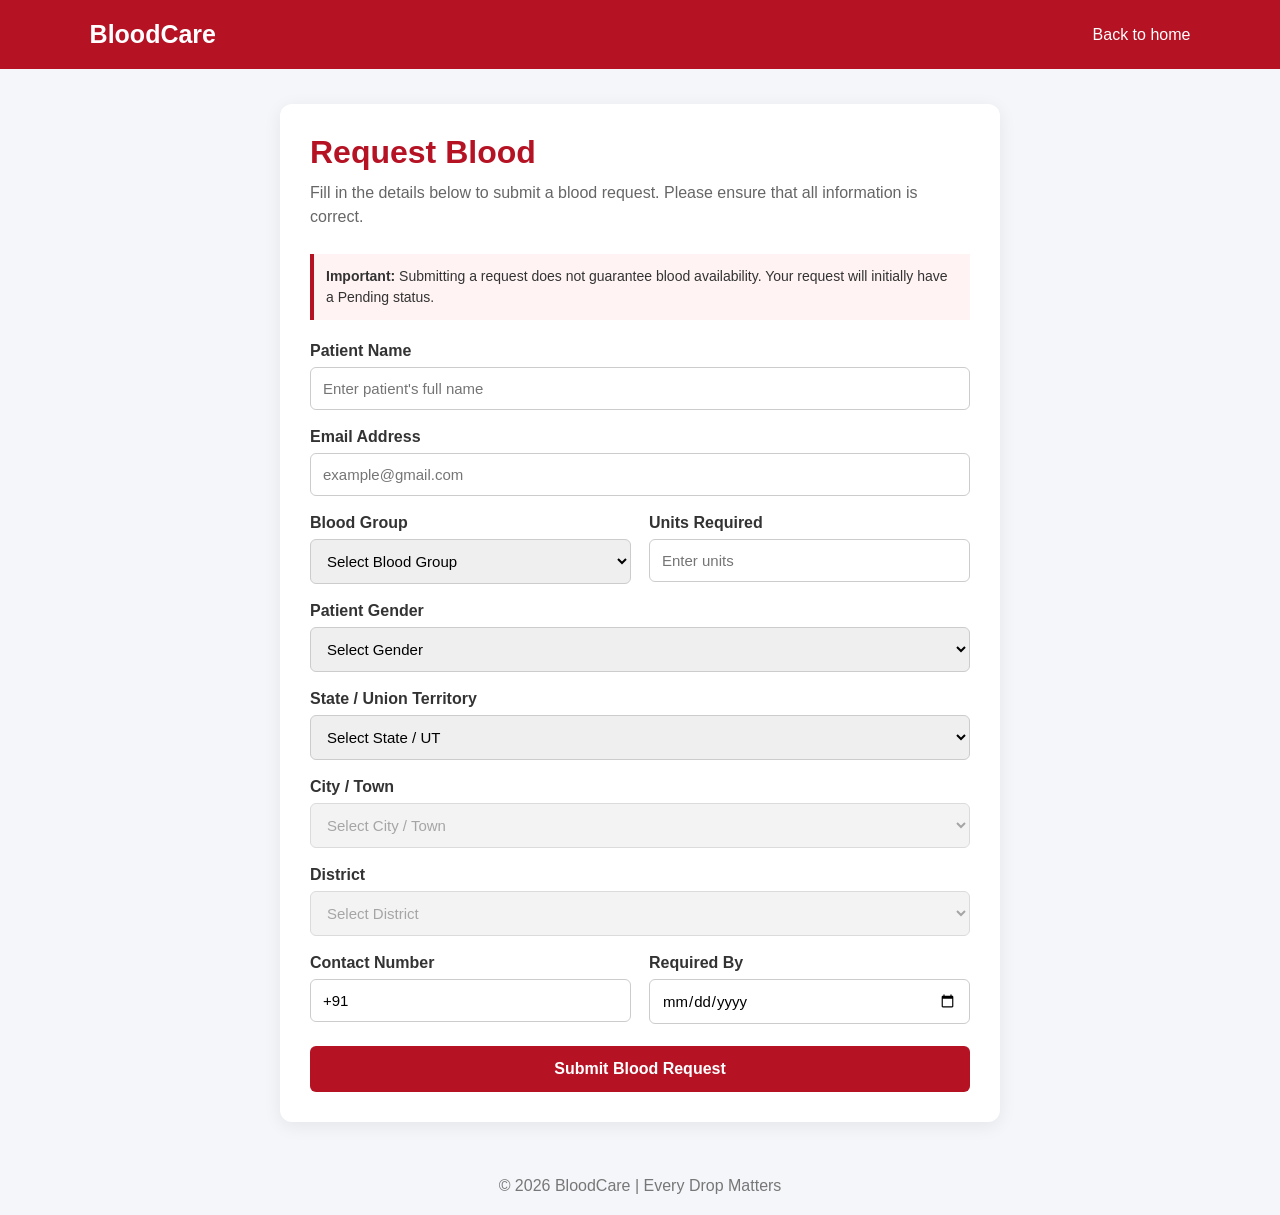
<file: request-blood.html>
<!DOCTYPE html>
<html lang="en">
<head>
    <meta charset="UTF-8">
    <meta name="viewport" content="width=device-width, initial-scale=1.0">
    <title>Request Blood | BloodCare</title>

    <style>
        * {
            box-sizing: border-box;
            margin: 0;
            padding: 0;
            font-family: Arial, sans-serif;
        }

        body {
            background: #f5f6fa;
            color: #333;
        }

        header {
            background: #b51224;
            color: white;
            padding: 20px 7%;
            display: flex;
            justify-content: space-between;
            align-items: center;
            flex-wrap: wrap;
            gap: 12px;
        }

        header h2 {
            font-size: 25px;
        }

        header a {
            color: white;
            text-decoration: none;
            margin-left: 18px;
        }

        .container {
            max-width: 720px;
            margin: 35px auto;
            padding: 30px;
            background: white;
            border-radius: 12px;
            box-shadow: 0 4px 18px #00000012;
        }

        .container h1 {
            color: #b51224;
            margin-bottom: 10px;
        }

        .description {
            color: #666;
            margin-bottom: 25px;
            line-height: 1.5;
        }

        .form-group {
            margin-bottom: 18px;
        }

        label {
            display: block;
            margin-bottom: 7px;
            font-weight: bold;
        }

        input, select {
            width: 100%;
            padding: 12px;
            border: 1px solid #ccc;
            border-radius: 6px;
            font-size: 15px;
        }

        input:focus, select:focus {
            outline: none;
            border-color: #b51224;
        }

        .form-row {
            display: grid;
            grid-template-columns: 1fr 1fr;
            gap: 18px;
        }

        .validation-error {
            display: block;
            color: #c62828;
            font-size: 13px;
            margin-top: 6px;
            line-height: 1.4;
        }

        input.invalid {
            border-color: #c62828;
            background: #fffafa;
        }

        button {
            width: 100%;
            padding: 14px;
            background: #b51224;
            color: white;
            border: none;
            border-radius: 6px;
            font-size: 16px;
            font-weight: bold;
            cursor: pointer;
        }

        button:hover {
            background: #8e0e1c;
        }

        .note {
            background: #fff3f3;
            padding: 12px;
            border-left: 4px solid #b51224;
            margin-bottom: 22px;
            font-size: 14px;
            line-height: 1.5;
        }

        footer {
            text-align: center;
            padding: 20px;
            color: #777;
        }

        @media (max-width: 600px) {
            .container {
                margin: 20px 12px;
                padding: 22px;
            }

            .form-row {
                grid-template-columns: 1fr;
                gap: 0;
            }
        }
    </style>
</head>

<body>

<header>
    <h2>BloodCare</h2>
    <nav>
        <a href="/index.html">Back to home</a>
    </nav>
</header>

<div class="container">

    <h1>Request Blood</h1>

    <p class="description">
        Fill in the details below to submit a blood request.
        Please ensure that all information is correct.
    </p>

    <div class="note">
        <strong>Important:</strong> Submitting a request does not
        guarantee blood availability. Your request will initially
        have a Pending status.
    </div>

    <form action="/submit-blood-request" method="POST">

        <div class="form-group">
            <label for="patient_name">Patient Name</label>
            <input
                type="text"
                id="patient_name"
                name="patient_name"
                placeholder="Enter patient's full name"
                required
            >
        </div>

        <div class="form-group">
            <label for="email">Email Address</label>
            <input
                type="email"
                id="email"
                name="email"
                placeholder="example@gmail.com"
                pattern="[A-Za-z0-9._%+-]+@[A-Za-z0-9.-]+\.[A-Za-z]{2,}"
                title="Enter a valid email address, e.g. name@gmail.com or name@yahoo.in"
                aria-describedby="email-error"
                required
            >
            <small id="email-error" class="validation-error" aria-live="polite"></small>
        </div>

        <div class="form-row">
            <div class="form-group">
                <label for="blood_group">Blood Group</label>
                <select id="blood_group" name="blood_group" required>
                    <option value="">Select Blood Group</option>
                    <option value="A+">A+</option>
                    <option value="A-">A-</option>
                    <option value="B+">B+</option>
                    <option value="B-">B-</option>
                    <option value="O+">O+</option>
                    <option value="O-">O-</option>
                    <option value="AB+">AB+</option>
                    <option value="AB-">AB-</option>
                </select>
            </div>

            <div class="form-group">
                <label for="units">Units Required</label>
                <input
                    type="number"
                    id="units"
                    name="units"
                    min="1"
                    max="20"
                    placeholder="Enter units"
                    required
                >
            </div>
        </div>
        
        
        <div class="form-group">
            <label for="patient_gender">Patient Gender</label>
            <select id="patient_gender" name="patient_gender" required>
                <option value="">Select Gender</option>
                <option value="Male">Male</option>
                <option value="Female">Female</option>
            </select>
        </div>


        
        <div class="form-group">
            <label for="state">State / Union Territory</label>
            <select id="state" name="state" required>
                <option value="">Select State / UT</option>
            </select>
        </div>

        <div class="form-group">
            <label for="city">City / Town</label>
            <select id="city" name="city" required disabled>
                <option value="">Select City / Town</option>
            </select>
        </div>

        <div class="form-group">
            <label for="district">District</label>
            <select id="district" name="district" required disabled>
                <option value="">Select District</option>
            </select>
        </div>


        <div class="form-row">
            <div class="form-group">
                <label for="contact_phone">Contact Number</label>
                <input
                    type="tel"
                    id="contact_phone"
                    name="contact_phone"
                    value="+91"
                    pattern="\+91[6-9][0-9]{9}"
                    minlength="13"
                    maxlength="13"
                    title="Enter exactly 10 digits after the fixed +91 prefix."
                    inputmode="numeric"
                    aria-describedby="phone-error"
                    required
                >
                <small id="phone-error" class="validation-error" aria-live="polite"></small>
            </div>

            <div class="form-group">
                <label for="needed_by">Required By</label>
                <input
                    type="date"
                    id="needed_by"
                    name="needed_by"
                    required
                >
            </div>
        </div>

        <button type="submit">Submit Blood Request</button>

    </form>

</div>


<script>
const emailInput = document.getElementById("email");
const phoneInput = document.getElementById("contact_phone");
const emailError = document.getElementById("email-error");
const phoneError = document.getElementById("phone-error");
const requestForm = document.querySelector('form[action="/submit-blood-request"]');

function validateEmail(showMessage = true) {
    const email = emailInput.value.trim();
    // Accept normal email addresses with a domain suffix such as .com, .in, .org.
    const emailPattern = /^[A-Za-z0-9]+(?:[._%+-][A-Za-z0-9]+)*@(?:[A-Za-z0-9](?:[A-Za-z0-9-]*[A-Za-z0-9])?\.)+[A-Za-z]{2,}$/;
    const valid = emailPattern.test(email);

    emailInput.classList.toggle("invalid", !valid && email.length > 0);
    emailInput.setCustomValidity(valid || email.length === 0
        ? ""
        : "Please enter a valid email address, e.g. name@gmail.com or name@yahoo.in.");

    if (showMessage) {
        emailError.textContent = valid || email.length === 0
            ? ""
            : "Please enter a valid email address (e.g. name@gmail.com, name@gmail.in, or name@yahoo.com).";
    }
    return valid;
}

function validatePhone(showMessage = true) {
    const phone = phoneInput.value;
    const valid = /^\+91[6-9][0-9]{9}$/.test(phone);

    phoneInput.classList.toggle("invalid", !valid && phone.length > 3);
    phoneInput.setCustomValidity(valid || phone === "+91"
        ? ""
        : "Please enter a valid 10-digit Indian mobile number after +91.");

    if (showMessage) {
        phoneError.textContent = valid || phone === "+91"
            ? ""
            : "Please enter exactly 10 digits after +91. The number must start with 6, 7, 8, or 9.";
    }
    return valid;
}

emailInput.addEventListener("input", () => validateEmail(true));
emailInput.addEventListener("blur", () => validateEmail(true));

phoneInput.addEventListener("input", function () {
    // Keep +91 as the fixed prefix and permit at most 10 digits after it.
    let digits = this.value.replace(/\D/g, "");
    if (digits.startsWith("91")) {
        digits = digits.slice(2);
    }
    digits = digits.slice(0, 10);
    this.value = "+91" + digits;
    validatePhone(true);
});

phoneInput.addEventListener("keydown", function (event) {
    // Do not allow the fixed +91 prefix to be deleted.
    const start = this.selectionStart;
    const end = this.selectionEnd;
    if ((event.key === "Backspace" && start <= 3 && end <= 3) ||
        (event.key === "Delete" && start < 3)) {
        event.preventDefault();
    }
});

phoneInput.addEventListener("blur", () => validatePhone(true));

requestForm.addEventListener("submit", function (event) {
    const emailValid = validateEmail(true);
    const phoneValid = validatePhone(true);
    if (!emailValid || !phoneValid) {
        event.preventDefault();
        if (!emailValid) emailInput.focus();
        else phoneInput.focus();
    }
});

const stateSelect = document.getElementById("state");
const districtSelect = document.getElementById("district");
const citySelect = document.getElementById("city");

const locationData = {
    "Maharashtra": {
        "Mumbai City": ["Mumbai"],
        "Mumbai Suburban": ["Andheri", "Borivali", "Bandra"],
        "Thane": ["Thane", "Kalyan", "Dombivli", "Ulhasnagar"],
        "Pune": ["Pune", "Pimpri-Chinchwad", "Baramati"],
        "Nashik": ["Nashik", "Malegaon", "Sinnar"],
        "Nagpur": ["Nagpur", "Kamptee", "Hingna"],
        "Kolhapur": ["Kolhapur", "Ichalkaranji", "Gadhinglaj"]
    },
    "Gujarat": {
        "Ahmedabad": ["Ahmedabad", "Dholka", "Sanand"],
        "Surat": ["Surat", "Bardoli", "Olpad"],
        "Vadodara": ["Vadodara", "Dabhoi", "Padra"],
        "Rajkot": ["Rajkot", "Gondal", "Jetpur"],
        "Bhavnagar": ["Bhavnagar", "Palitana", "Mahuva"],
        "Kutch": ["Bhuj", "Gandhidham", "Anjar"]
    },
    "Karnataka": {
        "Bengaluru Urban": ["Bengaluru", "Yelahanka", "Anekal"],
        "Mysuru": ["Mysuru", "Nanjangud", "Hunsur"],
        "Belagavi": ["Belagavi", "Gokak", "Khanapur"],
        "Dharwad": ["Hubballi", "Dharwad", "Kalghatgi"],
        "Dakshina Kannada": ["Mangaluru", "Puttur", "Bantwal"],
        "Shivamogga": ["Shivamogga", "Sagara", "Bhadravati"]
    },
    "Delhi": {
        "New Delhi": ["New Delhi", "Connaught Place"],
        "South Delhi": ["Saket", "Mehrauli", "Hauz Khas"],
        "North Delhi": ["Civil Lines", "Model Town"],
        "East Delhi": ["Preet Vihar", "Mayur Vihar"],
        "West Delhi": ["Rajouri Garden", "Punjabi Bagh"],
        "South West Delhi": ["Dwarka", "Najafgarh"]
    },
    "Rajasthan": {
        "Jaipur": ["Jaipur", "Chomu", "Sanganer"],
        "Jodhpur": ["Jodhpur", "Bilara", "Phalodi"],
        "Udaipur": ["Udaipur", "Gogunda", "Mavli"],
        "Kota": ["Kota", "Ramganj Mandi", "Sangod"],
        "Ajmer": ["Ajmer", "Kishangarh", "Beawar"],
        "Alwar": ["Alwar", "Bhiwadi", "Behror"]
    }
};

function fillOptions(select, items, placeholder) {
    select.innerHTML = "";
    select.add(new Option(placeholder, ""));
    items.forEach(item => select.add(new Option(item, item)));
}

fillOptions(stateSelect, Object.keys(locationData), "Select State / UT");

stateSelect.addEventListener("change", function () {
    const districts = Object.keys(locationData[this.value] || {});
    fillOptions(districtSelect, districts, "Select District");
    districtSelect.disabled = districts.length === 0;

    fillOptions(citySelect, [], "Select City / Town");
    citySelect.disabled = true;
});

districtSelect.addEventListener("change", function () {
    const cities = locationData[stateSelect.value]?.[this.value] || [];
    fillOptions(citySelect, cities, "Select City / Town");
    citySelect.disabled = cities.length === 0;
});
</script>


<footer>
    © 2026 BloodCare | Every Drop Matters
</footer>

</body>
</html>
</file>
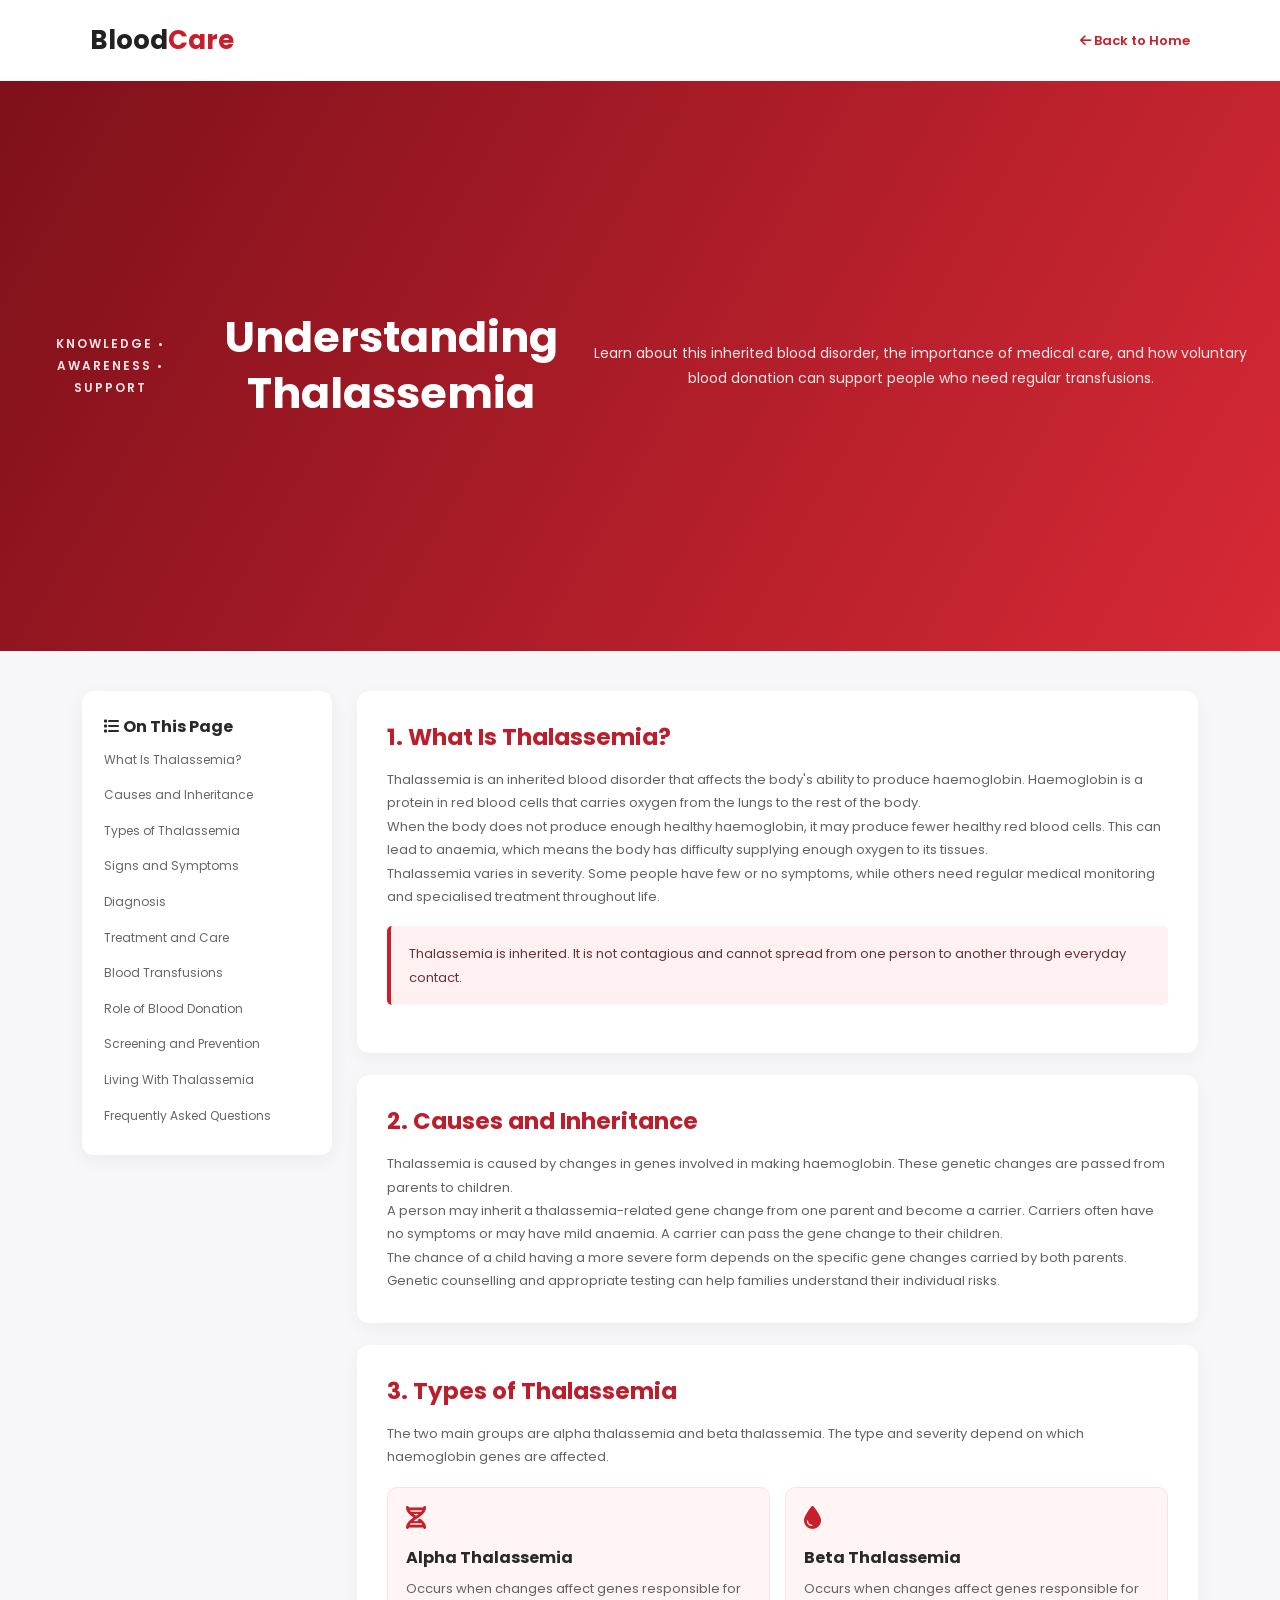
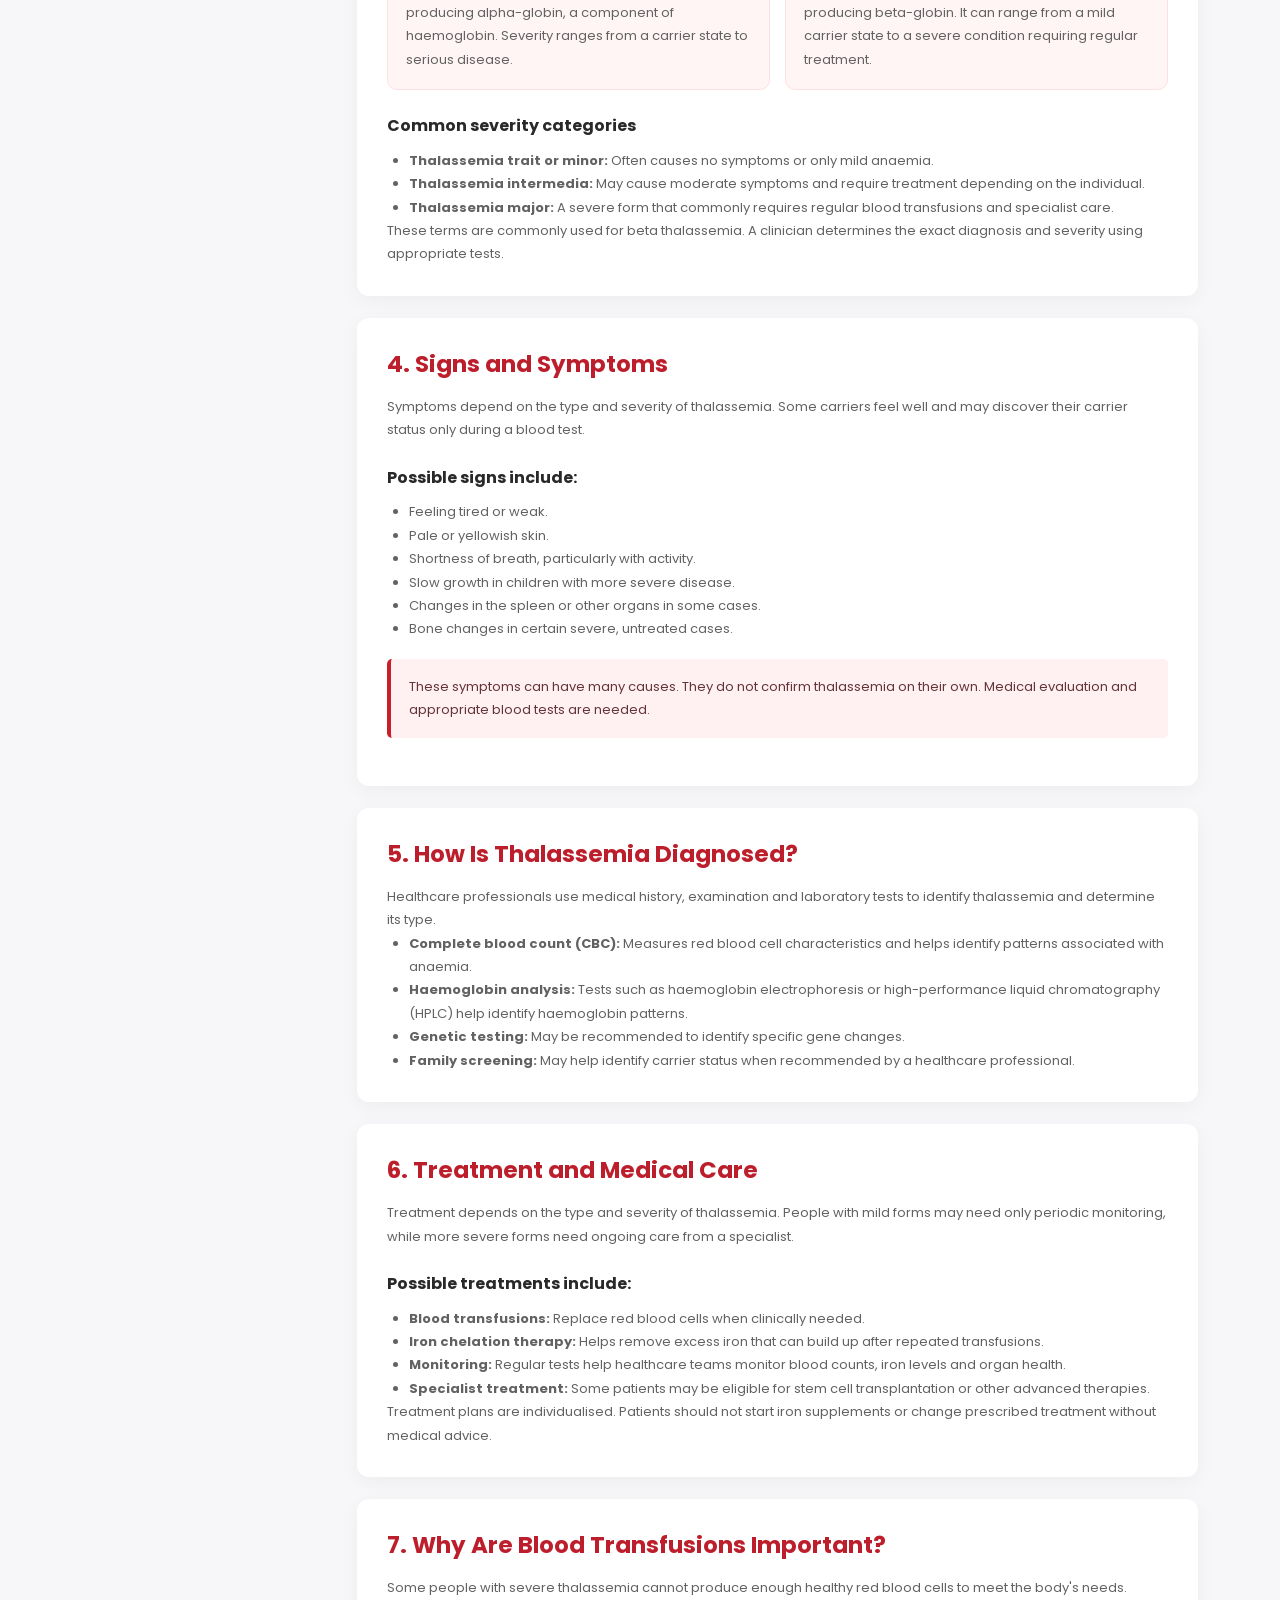
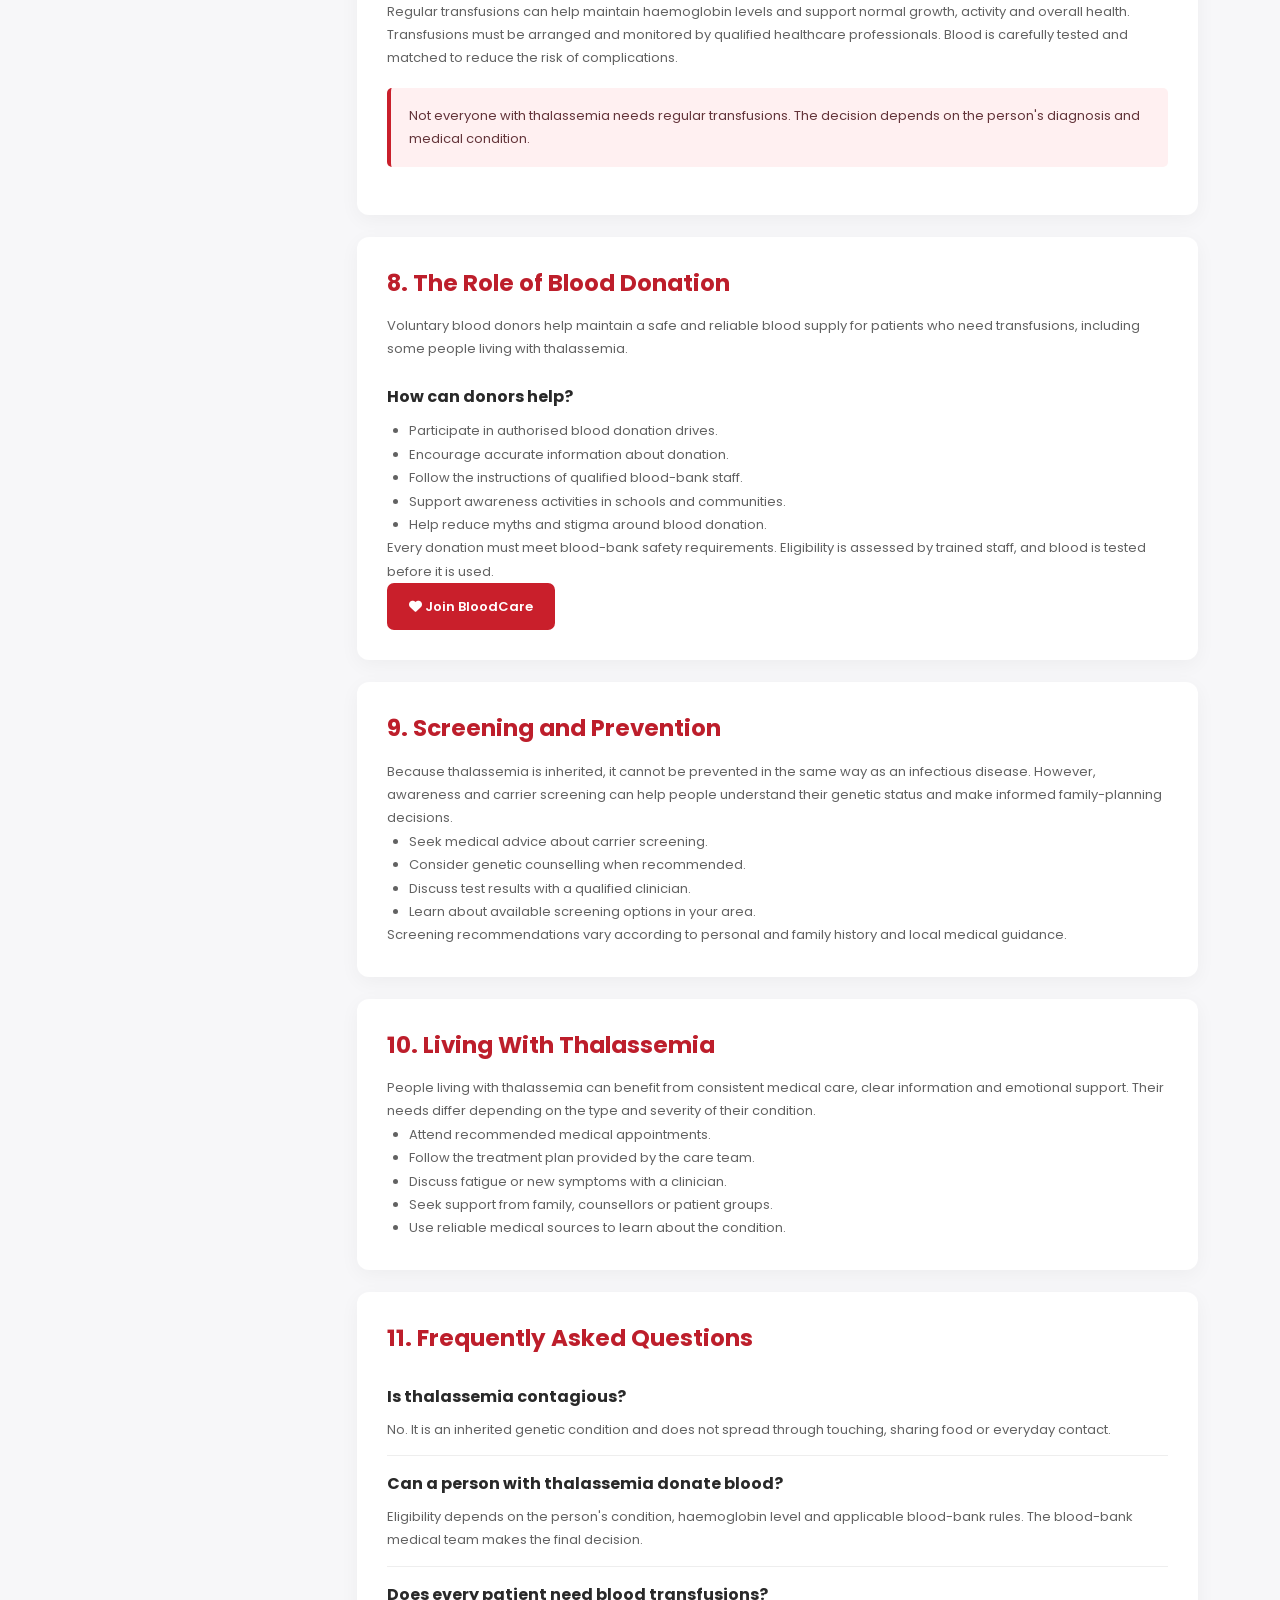
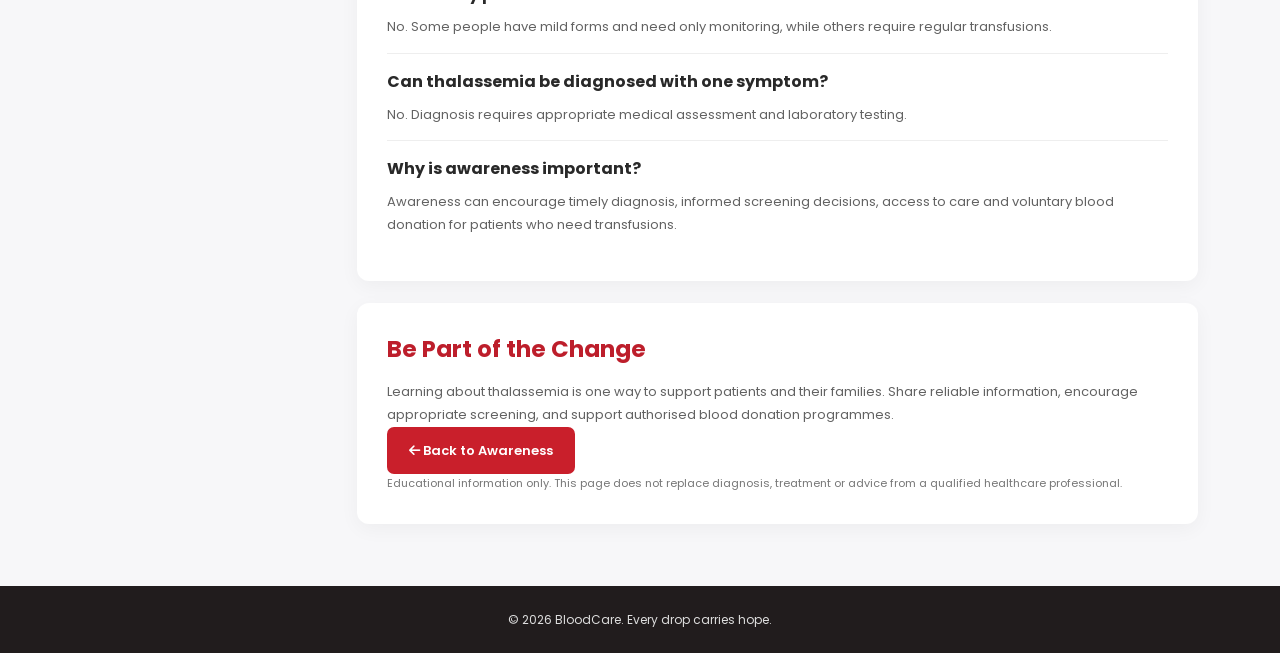
<file: thalassemia.html>
<!DOCTYPE html>
<html lang="en">
<head>
    <meta charset="UTF-8">
    <meta name="viewport" content="width=device-width, initial-scale=1.0">

    <title>Thalassemia Awareness | BloodCare</title>

    <link rel="stylesheet" href="style.css">

    <link href="https://fonts.googleapis.com/css2?family=Poppins:wght@400;500;600;700&display=swap"
          rel="stylesheet">

    <link rel="stylesheet"
          href="https://cdnjs.cloudflare.com/ajax/libs/font-awesome/6.5.2/css/all.min.css">

    <style>
        * {
            box-sizing: border-box;
        }

        body {
            margin: 0;
            font-family: 'Poppins', sans-serif;
            color: #292929;
            background: #f7f7f9;
            line-height: 1.8;
        }

        .topbar {
            background: white;
            padding: 17px 7%;
            display: flex;
            align-items: center;
            justify-content: space-between;
            box-shadow: 0 2px 12px rgba(0,0,0,0.06);
        }

        .brand {
            color: #222;
            font-size: 26px;
            font-weight: 700;
            text-decoration: none;
        }

        .brand span {
            color: #c91f2b;
        }

        .back-home {
            color: #c91f2b;
            text-decoration: none;
            font-size: 13px;
            font-weight: 600;
        }

        .hero {
            background: linear-gradient(120deg, #7e101a, #d82936);
            color: white;
            padding: 75px 20px;
            text-align: center;
        }

        .hero .eyebrow {
            font-size: 12px;
            letter-spacing: 2px;
            font-weight: 600;
        }

        .hero h1 {
            font-size: clamp(28px, 4vw, 43px);
            line-height: 1.3;
            margin: 12px 0;
        }

        .hero p {
            max-width: 700px;
            margin: 0 auto;
            color: #ffe8e9;
            font-size: 14px;
        }

        .page-layout {
            max-width: 1160px;
            margin: 40px auto;
            padding: 0 22px;
            display: grid;
            grid-template-columns: 250px 1fr;
            gap: 25px;
            align-items: start;
        }

        .contents {
            background: white;
            padding: 22px;
            border-radius: 12px;
            box-shadow: 0 5px 20px rgba(0,0,0,0.05);
            position: sticky;
            top: 20px;
        }

        .contents h3 {
            margin-top: 0;
            font-size: 16px;
        }

        .contents a {
            display: block;
            color: #666;
            font-size: 12px;
            text-decoration: none;
            padding: 7px 0;
        }

        .contents a:hover {
            color: #c91f2b;
        }

        .article {
            min-width: 0;
        }

        .info-card {
            background: white;
            padding: 30px;
            border-radius: 12px;
            margin-bottom: 22px;
            box-shadow: 0 5px 20px rgba(0,0,0,0.045);
            scroll-margin-top: 20px;
        }

        .info-card h2 {
            color: #bd1e2b;
            font-size: 23px;
            line-height: 1.4;
            margin: 0 0 15px;
        }

        .info-card h3 {
            font-size: 16px;
            margin: 22px 0 8px;
        }

        .info-card p,
        .info-card li {
            color: #626262;
            font-size: 13px;
        }

        .info-card ul,
        .info-card ol {
            padding-left: 22px;
        }

        .highlight {
            background: #fff0f1;
            border-left: 4px solid #c91f2b;
            padding: 16px 18px;
            margin: 18px 0;
            border-radius: 5px;
            color: #63343a;
            font-size: 13px;
        }

        .topic-grid {
            display: grid;
            grid-template-columns: repeat(2, minmax(0, 1fr));
            gap: 15px;
            margin-top: 18px;
        }

        .topic-card {
            background: #fff5f5;
            border: 1px solid #ffe0e2;
            border-radius: 10px;
            padding: 18px;
        }

        .topic-card i {
            color: #c91f2b;
            font-size: 23px;
            margin-bottom: 10px;
        }

        .topic-card h3 {
            margin: 5px 0;
        }

        .topic-card p {
            margin-bottom: 0;
        }

        .faq-item {
            border-bottom: 1px solid #eee;
            padding: 14px 0;
        }

        .faq-item:last-child {
            border-bottom: none;
        }

        .faq-item h3 {
            margin: 0 0 6px;
        }

        .faq-item p {
            margin: 0;
        }

        .page-button {
            display: inline-block;
            background: #c91f2b;
            color: white;
            text-decoration: none;
            padding: 12px 22px;
            border-radius: 7px;
            font-size: 13px;
            font-weight: 600;
        }

        .page-button:hover {
            background: #a91520;
        }

        .disclaimer {
            font-size: 11px !important;
            color: #777 !important;
        }

        footer {
            background: #211c1d;
            color: #ddd;
            text-align: center;
            padding: 23px 15px;
            font-size: 12px;
        }

        @media (max-width: 800px) {
            .page-layout {
                grid-template-columns: 1fr;
            }

            .contents {
                position: static;
            }

            .contents nav {
                display: grid;
                grid-template-columns: repeat(2, minmax(0, 1fr));
                gap: 4px 15px;
            }
        }

        @media (max-width: 500px) {
            .topbar {
                padding: 15px 5%;
            }

            .brand {
                font-size: 22px;
            }

            .back-home {
                font-size: 11px;
            }

            .hero {
                padding: 55px 18px;
            }

            .info-card {
                padding: 22px 18px;
            }

            .info-card h2 {
                font-size: 20px;
            }

            .topic-grid {
                grid-template-columns: 1fr;
            }

            .contents nav {
                grid-template-columns: 1fr;
            }
        }
    </style>
</head>

<body>

    <!-- HEADER -->
    <header class="topbar">
        <a href="index.html" class="brand">
            Blood<span>Care</span>
        </a>

        <a href="index.html#awareness" class="back-home">
            <i class="fa-solid fa-arrow-left"></i> Back to Home
        </a>
    </header>

    <!-- HERO -->
    <section class="hero">
        <p class="eyebrow">KNOWLEDGE • AWARENESS • SUPPORT</p>

        <h1>Understanding Thalassemia</h1>

        <p>
            Learn about this inherited blood disorder, the importance of
            medical care, and how voluntary blood donation can support
            people who need regular transfusions.
        </p>
    </section>

    <main class="page-layout">

        <!-- TABLE OF CONTENTS -->
        <aside class="contents">
            <h3><i class="fa-solid fa-list"></i> On This Page</h3>

            <nav>
                <a href="#introduction">What Is Thalassemia?</a>
                <a href="#causes">Causes and Inheritance</a>
                <a href="#types">Types of Thalassemia</a>
                <a href="#symptoms">Signs and Symptoms</a>
                <a href="#diagnosis">Diagnosis</a>
                <a href="#treatment">Treatment and Care</a>
                <a href="#transfusion">Blood Transfusions</a>
                <a href="#donation">Role of Blood Donation</a>
                <a href="#prevention">Screening and Prevention</a>
                <a href="#living">Living With Thalassemia</a>
                <a href="#faq">Frequently Asked Questions</a>
            </nav>
        </aside>

        <!-- MAIN INFORMATION -->
        <div class="article">

            <section class="info-card" id="introduction">
                <h2>1. What Is Thalassemia?</h2>

                <p>
                    Thalassemia is an inherited blood disorder that affects
                    the body's ability to produce haemoglobin. Haemoglobin
                    is a protein in red blood cells that carries oxygen
                    from the lungs to the rest of the body.
                </p>

                <p>
                    When the body does not produce enough healthy
                    haemoglobin, it may produce fewer healthy red blood
                    cells. This can lead to anaemia, which means the body
                    has difficulty supplying enough oxygen to its tissues.
                </p>

                <p>
                    Thalassemia varies in severity. Some people have few
                    or no symptoms, while others need regular medical
                    monitoring and specialised treatment throughout life.
                </p>

                <div class="highlight">
                    Thalassemia is inherited. It is not contagious and
                    cannot spread from one person to another through
                    everyday contact.
                </div>
            </section>

            <section class="info-card" id="causes">
                <h2>2. Causes and Inheritance</h2>

                <p>
                    Thalassemia is caused by changes in genes involved
                    in making haemoglobin. These genetic changes are
                    passed from parents to children.
                </p>

                <p>
                    A person may inherit a thalassemia-related gene change
                    from one parent and become a carrier. Carriers often
                    have no symptoms or may have mild anaemia. A carrier
                    can pass the gene change to their children.
                </p>

                <p>
                    The chance of a child having a more severe form
                    depends on the specific gene changes carried by both
                    parents. Genetic counselling and appropriate testing
                    can help families understand their individual risks.
                </p>
            </section>

            <section class="info-card" id="types">
                <h2>3. Types of Thalassemia</h2>

                <p>
                    The two main groups are alpha thalassemia and beta
                    thalassemia. The type and severity depend on which
                    haemoglobin genes are affected.
                </p>

                <div class="topic-grid">
                    <div class="topic-card">
                        <i class="fa-solid fa-dna"></i>
                        <h3>Alpha Thalassemia</h3>
                        <p>
                            Occurs when changes affect genes responsible
                            for producing alpha-globin, a component of
                            haemoglobin. Severity ranges from a carrier
                            state to serious disease.
                        </p>
                    </div>

                    <div class="topic-card">
                        <i class="fa-solid fa-droplet"></i>
                        <h3>Beta Thalassemia</h3>
                        <p>
                            Occurs when changes affect genes responsible
                            for producing beta-globin. It can range from
                            a mild carrier state to a severe condition
                            requiring regular treatment.
                        </p>
                    </div>
                </div>

                <h3>Common severity categories</h3>

                <ul>
                    <li>
                        <strong>Thalassemia trait or minor:</strong>
                        Often causes no symptoms or only mild anaemia.
                    </li>
                    <li>
                        <strong>Thalassemia intermedia:</strong>
                        May cause moderate symptoms and require
                        treatment depending on the individual.
                    </li>
                    <li>
                        <strong>Thalassemia major:</strong>
                        A severe form that commonly requires regular
                        blood transfusions and specialist care.
                    </li>
                </ul>

                <p>
                    These terms are commonly used for beta thalassemia.
                    A clinician determines the exact diagnosis and
                    severity using appropriate tests.
                </p>
            </section>

            <section class="info-card" id="symptoms">
                <h2>4. Signs and Symptoms</h2>

                <p>
                    Symptoms depend on the type and severity of
                    thalassemia. Some carriers feel well and may discover
                    their carrier status only during a blood test.
                </p>

                <h3>Possible signs include:</h3>

                <ul>
                    <li>Feeling tired or weak.</li>
                    <li>Pale or yellowish skin.</li>
                    <li>Shortness of breath, particularly with activity.</li>
                    <li>Slow growth in children with more severe disease.</li>
                    <li>Changes in the spleen or other organs in some cases.</li>
                    <li>Bone changes in certain severe, untreated cases.</li>
                </ul>

                <div class="highlight">
                    These symptoms can have many causes. They do not
                    confirm thalassemia on their own. Medical evaluation
                    and appropriate blood tests are needed.
                </div>
            </section>

            <section class="info-card" id="diagnosis">
                <h2>5. How Is Thalassemia Diagnosed?</h2>

                <p>
                    Healthcare professionals use medical history,
                    examination and laboratory tests to identify
                    thalassemia and determine its type.
                </p>

                <ul>
                    <li>
                        <strong>Complete blood count (CBC):</strong>
                        Measures red blood cell characteristics and
                        helps identify patterns associated with anaemia.
                    </li>
                    <li>
                        <strong>Haemoglobin analysis:</strong>
                        Tests such as haemoglobin electrophoresis or
                        high-performance liquid chromatography (HPLC)
                        help identify haemoglobin patterns.
                    </li>
                    <li>
                        <strong>Genetic testing:</strong>
                        May be recommended to identify specific
                        gene changes.
                    </li>
                    <li>
                        <strong>Family screening:</strong>
                        May help identify carrier status when
                        recommended by a healthcare professional.
                    </li>
                </ul>
            </section>

            <section class="info-card" id="treatment">
                <h2>6. Treatment and Medical Care</h2>

                <p>
                    Treatment depends on the type and severity of
                    thalassemia. People with mild forms may need only
                    periodic monitoring, while more severe forms need
                    ongoing care from a specialist.
                </p>

                <h3>Possible treatments include:</h3>

                <ul>
                    <li>
                        <strong>Blood transfusions:</strong>
                        Replace red blood cells when clinically needed.
                    </li>
                    <li>
                        <strong>Iron chelation therapy:</strong>
                        Helps remove excess iron that can build up
                        after repeated transfusions.
                    </li>
                    <li>
                        <strong>Monitoring:</strong>
                        Regular tests help healthcare teams monitor
                        blood counts, iron levels and organ health.
                    </li>
                    <li>
                        <strong>Specialist treatment:</strong>
                        Some patients may be eligible for stem cell
                        transplantation or other advanced therapies.
                    </li>
                </ul>

                <p>
                    Treatment plans are individualised. Patients should
                    not start iron supplements or change prescribed
                    treatment without medical advice.
                </p>
            </section>

            <section class="info-card" id="transfusion">
                <h2>7. Why Are Blood Transfusions Important?</h2>

                <p>
                    Some people with severe thalassemia cannot produce
                    enough healthy red blood cells to meet the body's
                    needs. Regular transfusions can help maintain
                    haemoglobin levels and support normal growth,
                    activity and overall health.
                </p>

                <p>
                    Transfusions must be arranged and monitored by
                    qualified healthcare professionals. Blood is
                    carefully tested and matched to reduce the risk
                    of complications.
                </p>

                <div class="highlight">
                    Not everyone with thalassemia needs regular
                    transfusions. The decision depends on the person's
                    diagnosis and medical condition.
                </div>
            </section>

            <section class="info-card" id="donation">
                <h2>8. The Role of Blood Donation</h2>

                <p>
                    Voluntary blood donors help maintain a safe and
                    reliable blood supply for patients who need
                    transfusions, including some people living with
                    thalassemia.
                </p>

                <h3>How can donors help?</h3>

                <ul>
                    <li>Participate in authorised blood donation drives.</li>
                    <li>Encourage accurate information about donation.</li>
                    <li>Follow the instructions of qualified blood-bank staff.</li>
                    <li>Support awareness activities in schools and communities.</li>
                    <li>Help reduce myths and stigma around blood donation.</li>
                </ul>

                <p>
                    Every donation must meet blood-bank safety
                    requirements. Eligibility is assessed by trained
                    staff, and blood is tested before it is used.
                </p>

                <a href="register.html" class="page-button">
                    <i class="fa-solid fa-heart"></i> Join BloodCare
                </a>
            </section>

            <section class="info-card" id="prevention">
                <h2>9. Screening and Prevention</h2>

                <p>
                    Because thalassemia is inherited, it cannot be
                    prevented in the same way as an infectious disease.
                    However, awareness and carrier screening can help
                    people understand their genetic status and make
                    informed family-planning decisions.
                </p>

                <ul>
                    <li>Seek medical advice about carrier screening.</li>
                    <li>Consider genetic counselling when recommended.</li>
                    <li>Discuss test results with a qualified clinician.</li>
                    <li>Learn about available screening options in your area.</li>
                </ul>

                <p>
                    Screening recommendations vary according to personal
                    and family history and local medical guidance.
                </p>
            </section>

            <section class="info-card" id="living">
                <h2>10. Living With Thalassemia</h2>

                <p>
                    People living with thalassemia can benefit from
                    consistent medical care, clear information and
                    emotional support. Their needs differ depending on
                    the type and severity of their condition.
                </p>

                <ul>
                    <li>Attend recommended medical appointments.</li>
                    <li>Follow the treatment plan provided by the care team.</li>
                    <li>Discuss fatigue or new symptoms with a clinician.</li>
                    <li>Seek support from family, counsellors or patient groups.</li>
                    <li>Use reliable medical sources to learn about the condition.</li>
                </ul>
            </section>

            <section class="info-card" id="faq">
                <h2>11. Frequently Asked Questions</h2>

                <div class="faq-item">
                    <h3>Is thalassemia contagious?</h3>
                    <p>
                        No. It is an inherited genetic condition and
                        does not spread through touching, sharing food
                        or everyday contact.
                    </p>
                </div>

                <div class="faq-item">
                    <h3>Can a person with thalassemia donate blood?</h3>
                    <p>
                        Eligibility depends on the person's condition,
                        haemoglobin level and applicable blood-bank
                        rules. The blood-bank medical team makes the
                        final decision.
                    </p>
                </div>

                <div class="faq-item">
                    <h3>Does every patient need blood transfusions?</h3>
                    <p>
                        No. Some people have mild forms and need only
                        monitoring, while others require regular
                        transfusions.
                    </p>
                </div>

                <div class="faq-item">
                    <h3>Can thalassemia be diagnosed with one symptom?</h3>
                    <p>
                        No. Diagnosis requires appropriate medical
                        assessment and laboratory testing.
                    </p>
                </div>

                <div class="faq-item">
                    <h3>Why is awareness important?</h3>
                    <p>
                        Awareness can encourage timely diagnosis,
                        informed screening decisions, access to care
                        and voluntary blood donation for patients
                        who need transfusions.
                    </p>
                </div>
            </section>

            <section class="info-card">
                <h2>Be Part of the Change</h2>

                <p>
                    Learning about thalassemia is one way to support
                    patients and their families. Share reliable
                    information, encourage appropriate screening,
                    and support authorised blood donation programmes.
                </p>

                <a href="index.html#awareness" class="page-button">
                    <i class="fa-solid fa-arrow-left"></i>
                    Back to Awareness
                </a>

                <p class="disclaimer">
                    Educational information only. This page does not
                    replace diagnosis, treatment or advice from a
                    qualified healthcare professional.
                </p>
            </section>

        </div>
    </main>

    <footer>
        © 2026 BloodCare. Every drop carries hope.
    </footer>

</body>
</html>
</file>
<file: style.css>
/* GENERAL SETTINGS */
* {
    margin: 0;
    padding: 0;
    box-sizing: border-box;
}

html {
    scroll-behavior: smooth;
    scroll-padding-top: 85px;
}

body {
    font-family: 'Poppins', sans-serif;
    color: #252525;
    background: #ffffff;
}

a {
    text-decoration: none;
    color: inherit;
}

img {
    max-width: 100%;
    display: block;
}

:root {
    --red: #b82028;
    --dark-red: #921820;
    --light-red: #fff0f1;
    --gray: #707070;
}

/* NAVBAR */
.navbar {
    width: 100%;
    min-height: 80px;
    padding: 12px 6%;
    display: flex;
    align-items: center;
    justify-content: space-between;
    background: white;
    position: sticky;
    top: 0;
    z-index: 1000;
    box-shadow: 0 2px 12px rgba(0, 0, 0, 0.06);
}

.logo {
    display: flex;
    align-items: center;
    gap: 10px;
    font-size: 23px;
    font-weight: 700;
}

.logo img {
    width: 48px;
    height: 48px;
    object-fit: contain;
}

.red-text {
    color: var(--red);
}

.nav-links {
    display: flex;
    align-items: center;
    gap: 22px;
}

.nav-links a {
    font-size: 12px;
    font-weight: 500;
    transition: 0.3s;
}

.nav-links a:hover {
    color: var(--red);
}

.outline-btn {
    border: 1px solid var(--red);
    padding: 10px 14px;
    border-radius: 5px;
    color: var(--red);
}

.nav-links .nav-btn {
    background: var(--red);
    color: white;
    padding: 10px 16px;
    border-radius: 5px;
}

.nav-btn:hover {
    background: var(--dark-red);
}

.menu-toggle {
    display: none;
    border: none;
    background: none;
    color: var(--red);
    font-size: 24px;
    cursor: pointer;
}

/* HERO SECTION */
.hero {
    min-height: 570px;
    width: 100%;
    position: relative;
    display: flex;
    align-items: center;

    background-image:
        linear-gradient(
            rgba(15, 8, 15, 0.68),
            rgba(40, 5, 12, 0.62)
        ),
        url("herobg.png");

    background-size: cover;
    background-position: center;
}

.hero-content {
    max-width: 680px;
    padding: 60px 8%;
    color: white;
}

.small-heading {
    color: var(--red);
    font-size: 11px;
    font-weight: 700;
    letter-spacing: 2px;
    margin-bottom: 12px;
}

.hero .small-heading {
    color: #ffced1;
}

.hero h1 {
    font-size: clamp(36px, 5vw, 58px);
    line-height: 1.2;
    margin-bottom: 20px;
}

.hero-description {
    max-width: 540px;
    color: #f3e8e8;
    font-size: 13px;
    line-height: 1.9;
}

.hero-buttons {
    display: flex;
    gap: 14px;
    flex-wrap: wrap;
    margin-top: 28px;
}

.primary-btn,
.secondary-btn,
.white-btn {
    display: inline-flex;
    align-items: center;
    justify-content: center;
    gap: 8px;
    border: none;
    border-radius: 5px;
    padding: 12px 20px;
    font-family: inherit;
    font-size: 12px;
    font-weight: 600;
    cursor: pointer;
    transition: 0.3s;
}

.primary-btn {
    background: var(--red);
    color: white;
}

.primary-btn:hover {
    background: var(--dark-red);
    transform: translateY(-2px);
}

.secondary-btn {
    color: white;
    border: 1px solid white;
}

.secondary-btn:hover {
    background: white;
    color: var(--red);
}

/* ACTION CARDS */
.action-section {
    width: 86%;
    max-width: 1150px;
    margin: -45px auto 35px;
    position: relative;
    z-index: 2;
    display: grid;
    grid-template-columns: repeat(3, 1fr);
    gap: 22px;
}

.action-card {
    background: white;
    padding: 27px;
    border: 1px solid #f0e4e4;
    border-radius: 10px;
    box-shadow: 0 12px 30px rgba(50, 10, 15, 0.10);
    transition: 0.3s;
}

.action-card:hover {
    transform: translateY(-5px);
}

.action-icon {
    width: 44px;
    height: 44px;
    background: var(--light-red);
    color: var(--red);
    border-radius: 8px;
    display: flex;
    align-items: center;
    justify-content: center;
    font-size: 21px;
    margin-bottom: 16px;
}

.action-card h3 {
    font-size: 17px;
    margin-bottom: 8px;
}

.action-card p {
    color: var(--gray);
    font-size: 12px;
    line-height: 1.8;
    margin-bottom: 15px;
}

.action-card > a {
    color: var(--red);
    font-size: 11px;
    font-weight: 600;
}

/* STATISTICS */
.stats-section {
    background: var(--red);
    color: white;
    padding: 38px 8%;
    display: grid;
    grid-template-columns: repeat(3, 1fr);
    gap: 25px;
}

.stat-box {
    display: flex;
    align-items: center;
    justify-content: center;
    gap: 15px;
}

.stat-box > i {
    font-size: 30px;
    color: #ffe0e2;
}

.stat-box h2 {
    font-size: 30px;
}

.stat-box p {
    font-size: 12px;
    color: #ffe7e8;
}

/* COMMON SECTION */
.section {
    width: 86%;
    max-width: 1150px;
    margin: auto;
}

.awareness-section {
    padding-top: 85px;
    padding-bottom: 75px;
}

.section-heading {
    text-align: center;
    margin: 0 auto 38px;
}

.section-heading h2,
.why-content > h2,
.events-heading h2,
.contact-text h2 {
    font-size: clamp(27px, 3vw, 36px);
    line-height: 1.3;
    margin-bottom: 12px;
}

.section-heading h2 span,
.why-content h2 span,
.events-heading h2 span,
.contact-text h2 span {
    color: var(--red);
}

.section-heading > p:last-child {
    color: var(--gray);
    font-size: 13px;
}

/* AWARENESS */
.awareness-grid {
    display: grid;
    grid-template-columns: 1fr 0.9fr 0.9fr;
    grid-template-rows: 150px 150px;
    gap: 18px;
    align-items: stretch;
}

.awareness-text {
    grid-column: 1;
    grid-row: 1 / 3;
    align-self: center;
}

.awareness-text h2 {
    font-size: 24px;
    line-height: 1.4;
    margin: 10px 0 14px;
}

.awareness-text > p:not(.small-heading) {
    color: var(--gray);
    font-size: 12px;
    line-height: 1.9;
}

/* First image: tall image on the left */
.awareness-image:first-of-type {
    grid-column: 2;
    grid-row: 1 / 3;
    width: 100%;
    height: 318px;
    object-fit: cover;
    border-radius: 9px;
}

/* Second image: top right */
.awareness-image:last-of-type {
    grid-column: 3;
    grid-row: 1;
    width: 100%;
    height: 150px;
    object-fit: cover;
    border-radius: 9px;
}
/* WHY DONATION MATTERS */
.why-section {
    padding-top: 65px;
    padding-bottom: 75px;
    border-top: 1px solid #eeeeee;
    display: grid;
    grid-template-columns: 1fr 1fr;
    gap: 55px;
}

.reason {
    display: flex;
    gap: 15px;
    margin-top: 23px;
}

.reason-icon {
    min-width: 42px;
    height: 42px;
    border-radius: 8px;
    background: var(--light-red);
    color: var(--red);
    display: flex;
    align-items: center;
    justify-content: center;
    font-size: 19px;
}

.reason h3 {
    font-size: 14px;
    margin-bottom: 5px;
}

.reason p {
    color: var(--gray);
    font-size: 12px;
    line-height: 1.8;
}

.eligibility-box {
    background: #fff8f8;
    border: 1px solid #f2e1e2;
    padding: 30px;
    border-radius: 10px;
}

.eligibility-box h2 {
    font-size: 20px;
    margin-bottom: 12px;
}

.eligibility-box > p {
    color: var(--gray);
    font-size: 11px;
    margin-bottom: 20px;
}

.eligibility-box ul {
    list-style: none;
    margin-bottom: 25px;
}

.eligibility-box li {
    font-size: 12px;
    margin-bottom: 15px;
    display: flex;
    gap: 10px;
}

.eligibility-box li i {
    color: var(--red);
}

/* EVENTS */
.events-section {
    background: #fff8f8;
    padding: 70px 0;
}

.events-heading {
    display: flex;
    justify-content: space-between;
    align-items: center;
    margin-bottom: 28px;
}

.event-buttons {
    display: flex;
    gap: 8px;
}

.event-buttons button {
    width: 36px;
    height: 36px;
    border: 1px solid #e8cdd0;
    background: white;
    color: var(--red);
    border-radius: 50%;
    cursor: pointer;
}

.event-buttons button:hover {
    background: var(--red);
    color: white;
}

.event-grid {
    display: grid;
    grid-template-columns: repeat(4, minmax(0, 1fr));
    gap: 17px;
}

.event-card {
    background: white;
    border: 1px solid #eee1e2;
    border-radius: 8px;
    overflow: hidden;
    transition: 0.3s;
}

.event-card:hover {
    transform: translateY(-4px);
    box-shadow: 0 12px 25px rgba(0, 0, 0, 0.08);
}

.event-card img {
    width: 100%;
    height: 145px;
    object-fit: cover;
}

.event-info {
    padding: 16px;
}

.event-date {
    display: inline-block;
    background: var(--light-red);
    color: var(--red);
    padding: 4px 8px;
    border-radius: 4px;
    font-size: 10px;
    font-weight: 700;
}

.event-info h3 {
    font-size: 13px;
    margin: 10px 0;
}

.event-info p {
    font-size: 10px;
    color: var(--gray);
    margin-bottom: 14px;
}

.event-info a {
    color: var(--red);
    font-size: 11px;
    font-weight: 600;
}

/* DONATE BANNER */
.donate-section {
    background: linear-gradient(110deg, #991923, #c12630);
    color: white;
    padding: 45px 8%;
    display: flex;
    align-items: center;
    justify-content: space-between;
    gap: 25px;
}

.donate-section .small-heading {
    color: #ffd1d4;
}

.donate-section h2 {
    font-size: clamp(24px, 3vw, 34px);
}

.donate-section p:not(.small-heading) {
    font-size: 12px;
    margin-top: 8px;
    color: #ffe7e8;
}

.white-btn {
    background: white;
    color: var(--red);
    white-space: nowrap;
}

/* CONTACT FORM */
.contact-section {
    padding-top: 80px;
    padding-bottom: 80px;
    display: grid;
    grid-template-columns: 1fr 1fr;
    gap: 55px;
}

.contact-text > p:last-child {
    color: var(--gray);
    font-size: 13px;
    margin-top: 15px;
}

.contact-form {
    display: flex;
    flex-direction: column;
    gap: 10px;
}

.contact-form label {
    font-size: 12px;
    font-weight: 600;
}

.contact-form input,
.contact-form textarea {
    width: 100%;
    padding: 12px;
    border: 1px solid #e6dada;
    border-radius: 5px;
    font-family: inherit;
    font-size: 12px;
    outline: none;
}

.contact-form input:focus,
.contact-form textarea:focus {
    border-color: var(--red);
}

.contact-form textarea {
    resize: vertical;
}

.contact-form .primary-btn {
    align-self: flex-start;
    margin-top: 8px;
}

#formMessage {
    font-size: 12px;
    color: #247347;
}

/* FOOTER */
.footer {
    background: #24191b;
    color: white;
    padding: 50px 7% 0;
}

.footer-grid {
    display: grid;
    grid-template-columns: 1.5fr 1fr 1fr 1fr;
    gap: 35px;
    padding-bottom: 35px;
}

.footer-about p {
    color: #c9bfc0;
    font-size: 11px;
    line-height: 1.9;
    margin-top: 15px;
    max-width: 260px;
}

.footer-grid h3 {
    font-size: 13px;
    margin-bottom: 15px;
}

.footer-grid > div:not(:first-child) > a {
    display: block;
    font-size: 11px;
    color: #c9bfc0;
    margin-bottom: 12px;
}

.footer-grid a:hover {
    color: #ff9fa5;
}

.footer-logo .logo,
.footer-logo {
    color: white;
}

.social-links {
    display: flex;
    gap: 10px;
}

.social-links a {
    width: 32px;
    height: 32px;
    display: flex;
    justify-content: center;
    align-items: center;
    border: 1px solid #695458;
    border-radius: 50%;
}

.footer-bottom {
    border-top: 1px solid #49383b;
    min-height: 55px;
    display: flex;
    align-items: center;
    justify-content: space-between;
    gap: 15px;
    font-size: 10px;
    color: #c9bfc0;
}

.footer-bottom a {
    color: white;
}

/* TABLET */
@media (max-width: 1000px) {
    .navbar {
        padding: 12px 4%;
    }

    .nav-links {
        gap: 12px;
    }

    .nav-links a {
        font-size: 10px;
    }

    .awareness-grid {
        grid-template-columns: 1fr 1fr;
    }

    .awareness-text {
        grid-column: 1 / -1;
    }

    .event-grid {
        grid-template-columns: repeat(2, 1fr);
    }
}

/* MOBILE */
@media (max-width: 700px) {
    .navbar {
        min-height: 72px;
    }

    .logo {
        font-size: 20px;
    }

    .logo img {
        width: 42px;
        height: 42px;
    }

    .menu-toggle {
        display: block;
    }

    .nav-links {
        display: none;
        position: absolute;
        top: 100%;
        left: 0;
        width: 100%;
        background: white;
        padding: 20px 6%;
        box-shadow: 0 10px 15px rgba(0, 0, 0, 0.08);
        flex-direction: column;
        align-items: stretch;
        gap: 16px;
    }

    .nav-links.active {
        display: flex;
    }

    .nav-links a {
        font-size: 13px;
    }

    .hero {
        min-height: 550px;
        background-position: center;
    }

    .hero-content {
        padding: 55px 7%;
    }

    .hero h1 {
        font-size: 38px;
    }

    .hero-description {
        font-size: 12px;
    }

    .action-section {
        width: 88%;
        margin: 25px auto 30px;
        grid-template-columns: 1fr;
    }

    .action-card {
        padding: 22px;
    }

    .stats-section {
        grid-template-columns: repeat(3, 1fr);
        padding: 28px 4%;
        gap: 8px;
    }

    .stat-box {
        flex-direction: column;
        text-align: center;
        gap: 6px;
    }

    .stat-box > i {
        font-size: 23px;
    }

    .stat-box h2 {
        font-size: 23px;
    }

    .stat-box p {
        font-size: 9px;
    }

    .section {
        width: 88%;
    }

    .awareness-section {
        padding-top: 60px;
        padding-bottom: 55px;
    }

    .awareness-grid {
        grid-template-columns: 1fr 1fr;
        gap: 12px;
    }

    .awareness-text {
        grid-column: 1 / -1;
    }

    .awareness-text h2 {
        font-size: 22px;
    }

    .awareness-image {
        height: 170px;
    }

    .why-section {
        grid-template-columns: 1fr;
        gap: 30px;
        padding-top: 50px;
        padding-bottom: 55px;
    }

    .eligibility-box {
        padding: 23px;
    }

    .events-section {
        padding: 50px 0;
    }

    .events-heading h2 {
        font-size: 27px;
    }

    .event-grid {
        grid-template-columns: repeat(2, minmax(0, 1fr));
        gap: 10px;
    }

    .event-card img {
        height: 115px;
    }

    .event-info {
        padding: 11px;
    }

    .event-info h3 {
        font-size: 12px;
    }

    .event-info p {
        font-size: 9px;
    }

    .donate-section {
        padding: 35px 6%;
        flex-direction: column;
        align-items: flex-start;
    }

    .contact-section {
        grid-template-columns: 1fr;
        gap: 30px;
        padding-top: 55px;
        padding-bottom: 55px;
    }

    .footer-grid {
        grid-template-columns: 1fr 1fr;
        gap: 25px;
    }

    .footer-about {
        grid-column: 1 / -1;
    }

    .footer {
        padding: 40px 6% 0;
    }

    .footer-bottom {
        padding: 14px 0;
        flex-direction: column;
        align-items: flex-start;
    }
}


/* ===== INTRODUCTION AND MAIN OBJECTIVES (RESTORED) ===== */
/* BLOODCARE INTRODUCTION + OBJECTIVES
   Added styles for the new sections in index_updated.html.
   The specific section rule below overrides the existing .section width. */
.about-intro-section.section {
    width: 100%;
    max-width: none;
    margin: 0;
}
.about-intro-section {
    background: #fbf7f7;
    padding: 70px 5%;
}
.about-intro-container {
    max-width: 1400px;
    margin: 0 auto 48px;
}
.about-intro-container h2,
.objectives-container > h2 {
    color: #a30f20;
    font-size: clamp(1.7rem, 2.5vw, 2.25rem);
    margin: 12px 0 22px;
}
.about-intro-container h2 span {
    color: #bd1e2d;
}
.about-intro-container p:not(.small-heading) {
    color: #3f3f46;
    font-size: 1.05rem;
    line-height: 1.9;
    margin: 0 0 14px;
}
.objectives-container {
    max-width: 1400px;
    margin: 0 auto;
    padding: 32px 28px;
    background: #fff;
    border-radius: 14px;
    box-shadow: 0 8px 28px rgba(70, 20, 25, 0.06);
}
.objectives-container > h2 {
    margin: 0 0 28px;
}
.objectives-grid {
    display: grid;
    grid-template-columns: repeat(4, minmax(0, 1fr));
    gap: 20px;
}
.objective-card {
    min-height: 205px;
    padding: 28px 20px;
    display: flex;
    flex-direction: column;
    align-items: center;
    justify-content: center;
    text-align: center;
    background: #fbf7f7;
    border: 1px solid #f0e7e8;
    border-radius: 12px;
    transition: transform .2s ease, box-shadow .2s ease;
}
.objective-card:hover {
    transform: translateY(-4px);
    box-shadow: 0 10px 24px rgba(120, 20, 35, 0.09);
}
.objective-icon {
    color: #bd1e2d;
    font-size: 2.1rem;
    margin-bottom: 20px;
}
.objective-card h3 {
    color: #a30f20;
    font-size: 1.12rem;
    line-height: 1.55;
    margin: 0;
}
@media (max-width: 1000px) {
    .objectives-grid { grid-template-columns: repeat(2, minmax(0, 1fr)); }
}
@media (max-width: 600px) {
    .about-intro-section { padding: 48px 5%; }
    .objectives-container { padding: 24px 16px; }
    .objectives-grid { grid-template-columns: 1fr; }
    .objective-card { min-height: 160px; }
}
</file>
